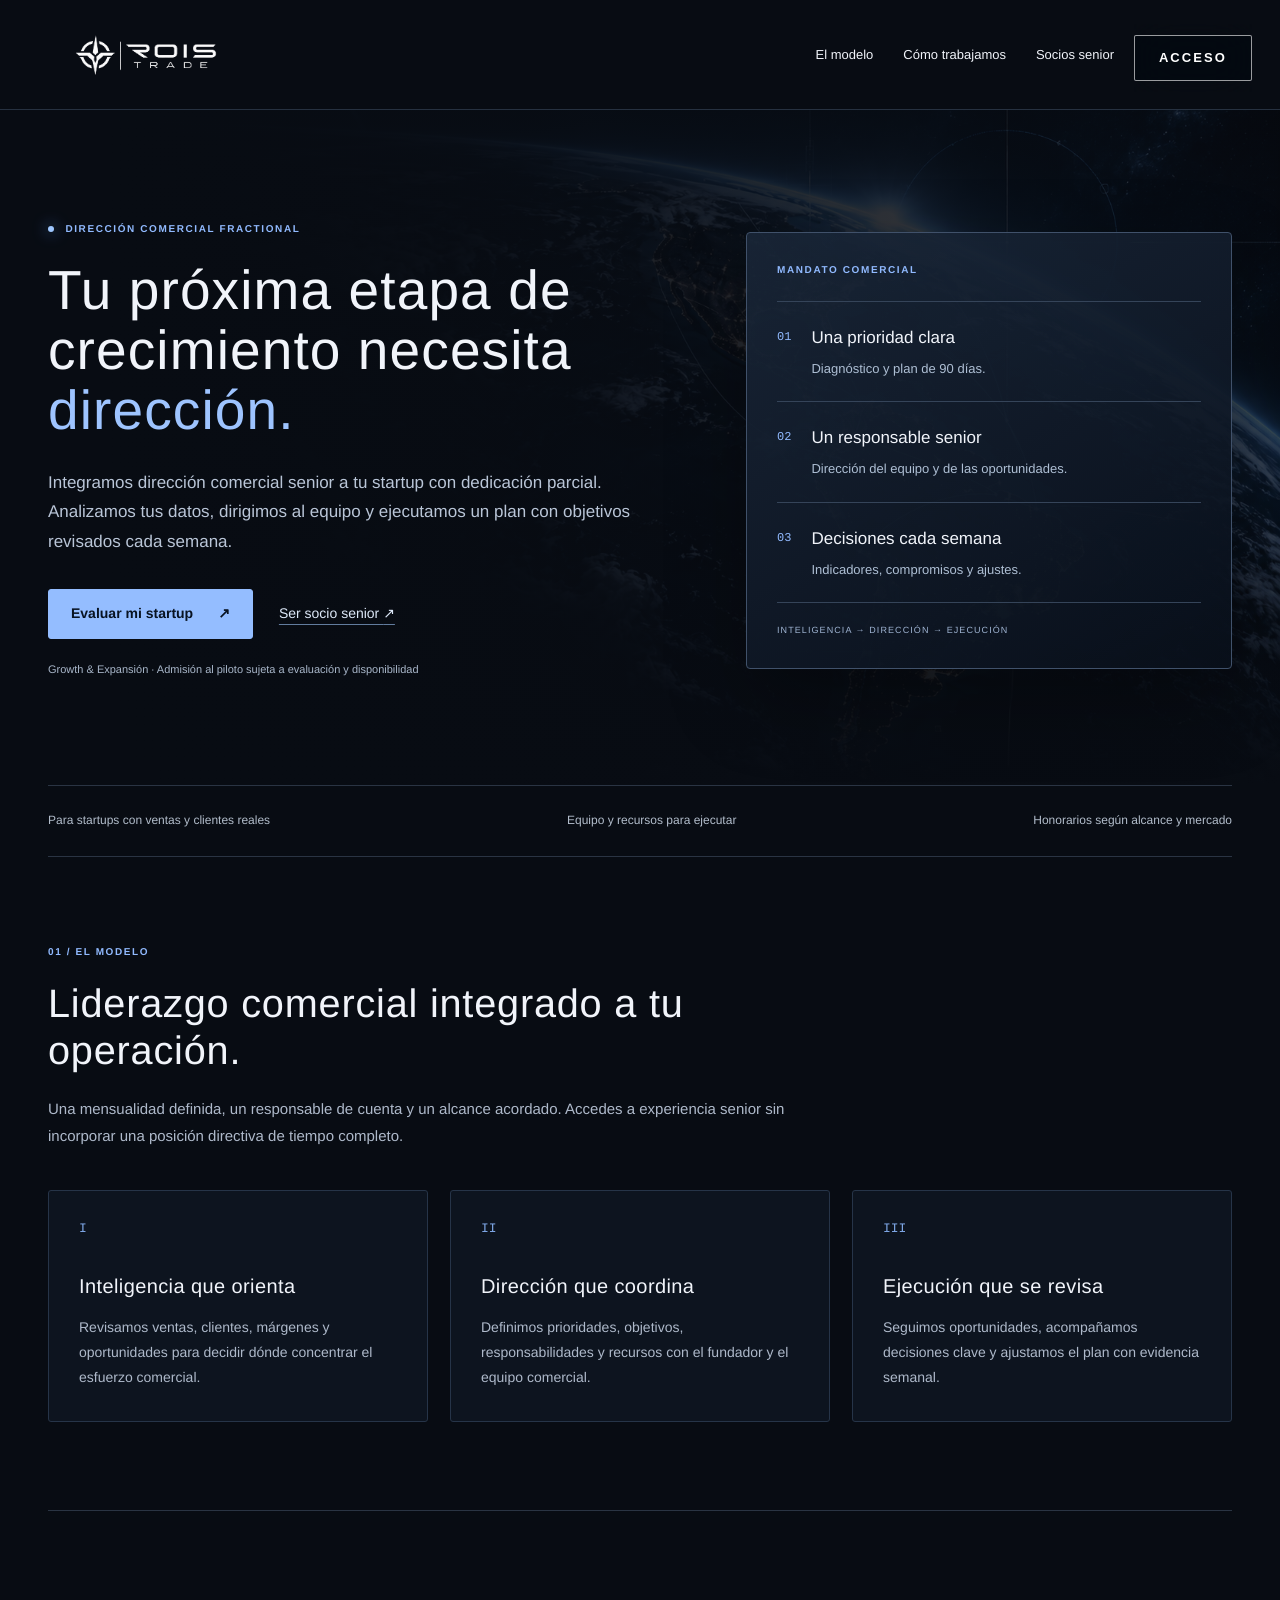
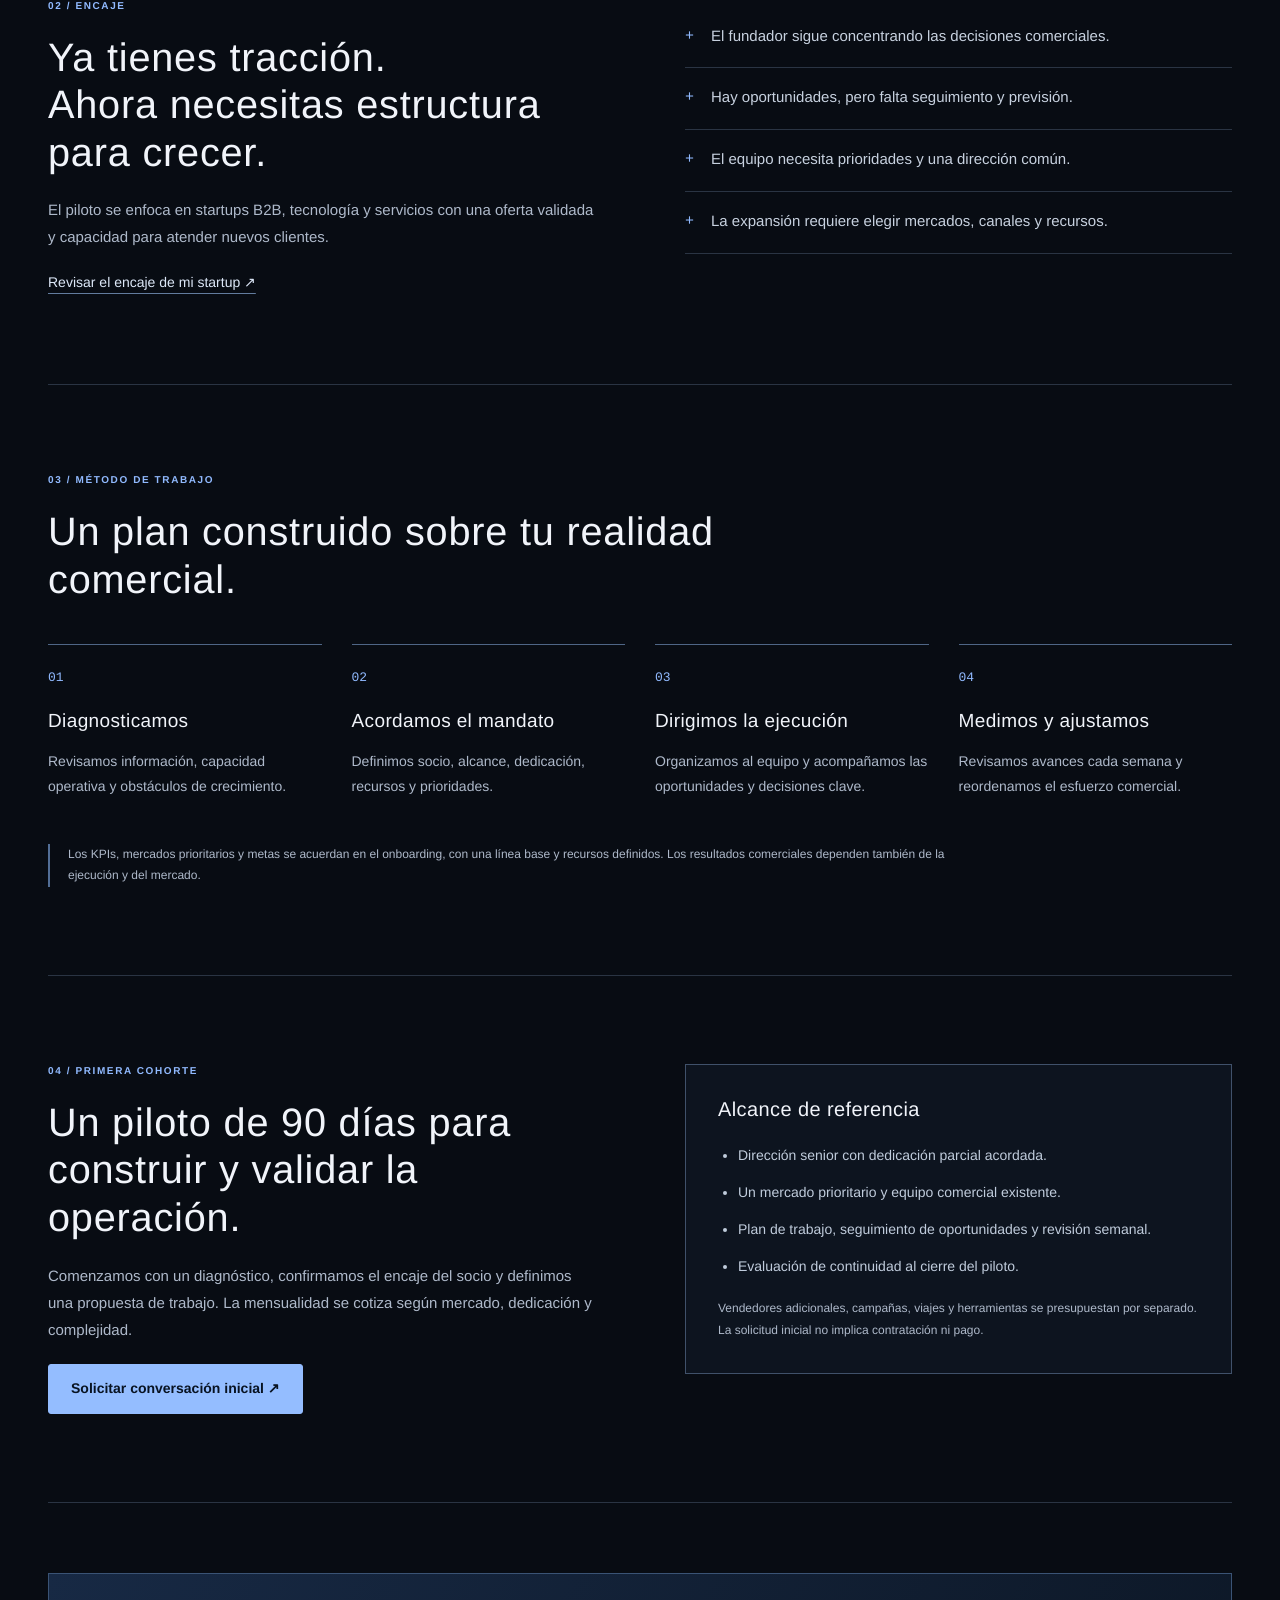
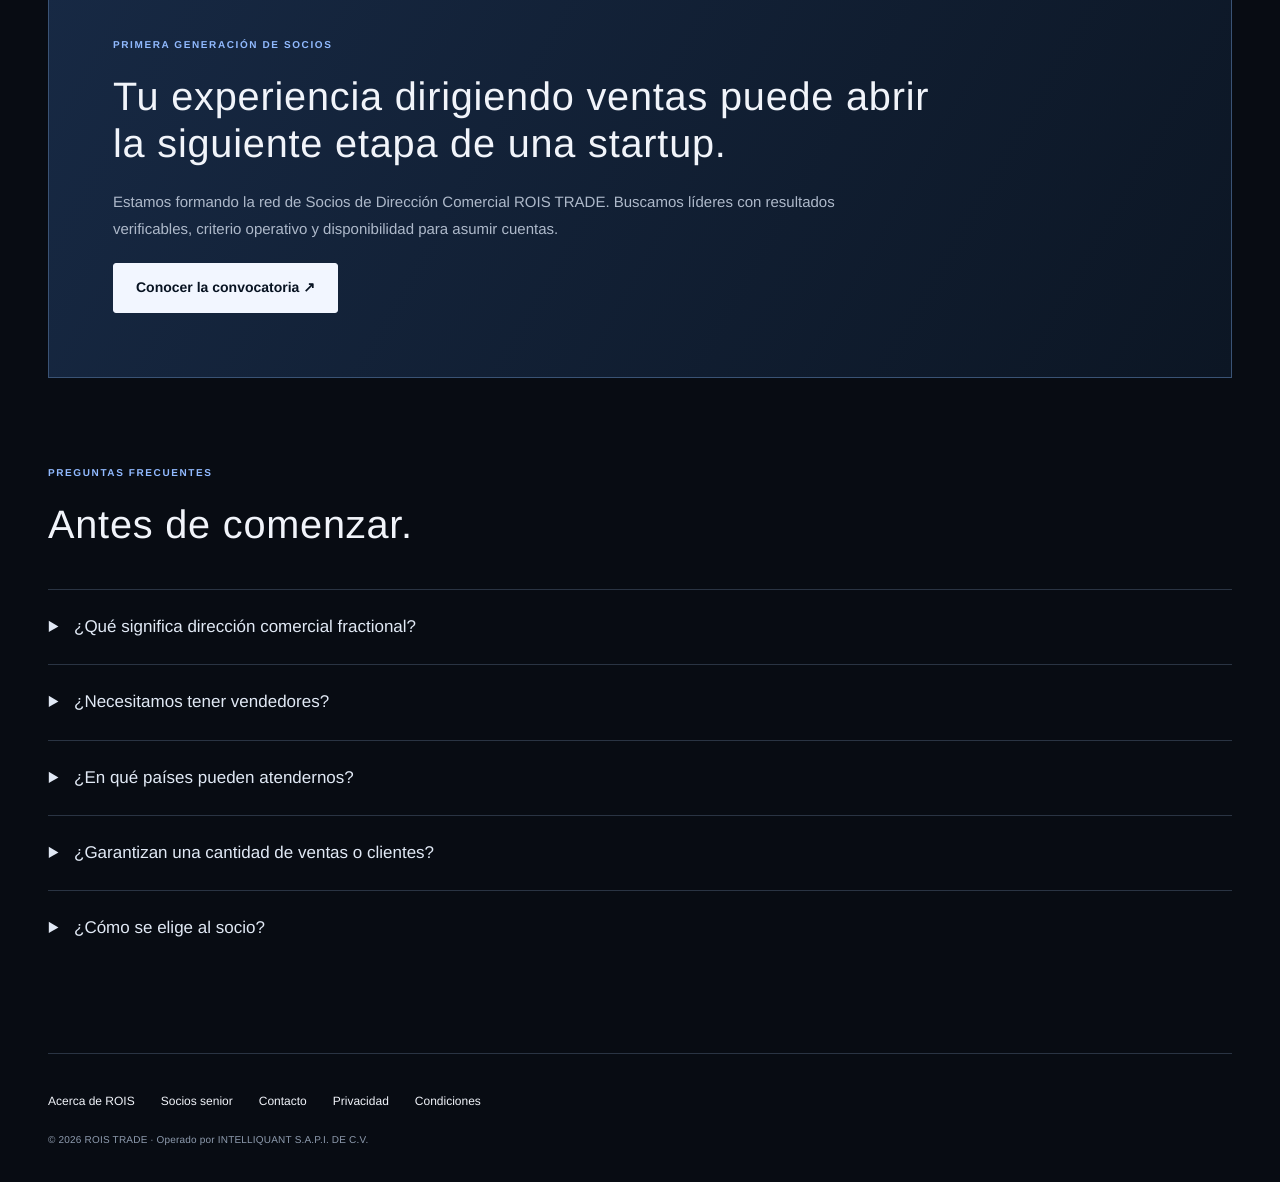
<file: index.html>
<!DOCTYPE html>
<html lang="es">
<head>
  <meta charset="UTF-8" />
  <meta name="viewport" content="width=device-width, initial-scale=1.0" />
  <title>ROIS TRADE | Dirección Comercial Fractional para Startups</title>
  <meta name="rois-build" content="20261007-fractional-v1" />
  <meta name="description" content="Dirección Comercial Fractional para startups en Growth y Expansión. Estrategia, liderazgo senior y seguimiento semanal. Conoce el piloto y la convocatoria de socios.">
    <link rel="stylesheet" href="./styles.css?v=20260914-agent-workflow" />
  <link rel="stylesheet" href="./brand.css?v=20260914-agent-workflow" />
  <link rel="stylesheet" href="./research.css?v=20260915-copy-links" />
  <link rel="stylesheet" href="./incubation.css?v=20260918" />
<link rel="stylesheet" href="./fractional.css?v=20261007-fractional-v1">
  <link rel="canonical" href="https://roistrade.com/">
  <meta property="og:title" content="ROIS TRADE | Dirección Comercial Fractional">
  <meta property="og:description" content="Dirección senior para startups en crecimiento. Piloto y primera generación de socios comerciales.">
  <meta property="og:image" content="https://roistrade.com/assets/rois-earth-connections-20260912.png">
</head>
<body class="rois-dossier rois-incubation rois-research-only" data-active-view="home">
  <div id="app" class="app-shell">
    <header class="topbar">
      <div class="session-area" id="sessionArea">
        <button class="btn subtle" type="button" data-open-login aria-label="Acceso al CRM">ACCESO</button>
      </div>
    </header>

    <main>
      <section class="view active incubation-home fr-site" id="homeView" data-view="home" aria-label="Dirección Comercial Fractional de ROIS TRADE">
      <a class="fr-skip" href="#propuesta">Saltar al contenido</a>
      <nav class="fr-nav" aria-label="Navegación principal">
      <a class="fr-logo" href="./index.html" aria-label="ROIS TRADE inicio"><img src="./assets/rois-trade-institutional-20260913.png" width="2172" height="724" alt="ROIS TRADE"></a>
      <div class="fr-nav-links"><a href="./index.html#modelo">El modelo</a><a href="./index.html#metodo">Cómo trabajamos</a><a href="./socios.html">Socios senior</a></div>

    </nav>
      <section class="fr-hero" id="propuesta">
        <img class="fr-earth" src="./assets/rois-earth-connections-20260912.png" alt="" aria-hidden="true" width="1672" height="941" fetchpriority="high">
        <div class="fr-hero-copy"><p class="fr-kicker"><span class="fr-dot"></span> DIRECCIÓN COMERCIAL FRACTIONAL</p>
        <h1>Tu próxima etapa de crecimiento necesita <em>dirección.</em></h1>
        <p class="fr-lead">Integramos dirección comercial senior a tu startup con dedicación parcial. Analizamos tus datos, dirigimos al equipo y ejecutamos un plan con objetivos revisados cada semana.</p>
        <div class="fr-actions"><a class="fr-button" href="./contacto.html?tipo=startup">Evaluar mi startup <span aria-hidden="true">↗</span></a><a class="fr-text-link" href="./socios.html">Ser socio senior <span aria-hidden="true">↗</span></a></div>
        <p class="fr-caption">Growth &amp; Expansión · Admisión al piloto sujeta a evaluación y disponibilidad</p></div>
        <aside class="fr-mandate" aria-label="Estructura de trabajo"><p class="fr-kicker">MANDATO COMERCIAL</p><div class="fr-mandate-row"><span>01</span><div><strong>Una prioridad clara</strong><p>Diagnóstico y plan de 90 días.</p></div></div><div class="fr-mandate-row"><span>02</span><div><strong>Un responsable senior</strong><p>Dirección del equipo y de las oportunidades.</p></div></div><div class="fr-mandate-row"><span>03</span><div><strong>Decisiones cada semana</strong><p>Indicadores, compromisos y ajustes.</p></div></div><div class="fr-mandate-foot">INTELIGENCIA → DIRECCIÓN → EJECUCIÓN</div></aside>
      </section>
      <div class="fr-signal"><span>Para startups con ventas y clientes reales</span><span>Equipo y recursos para ejecutar</span><span>Honorarios según alcance y mercado</span></div>
      <section class="fr-section" id="modelo"><div class="fr-section-head"><p class="fr-kicker">01 / EL MODELO</p><h2>Liderazgo comercial integrado a tu operación.</h2><p>Una mensualidad definida, un responsable de cuenta y un alcance acordado. Accedes a experiencia senior sin incorporar una posición directiva de tiempo completo.</p></div><div class="fr-grid-three"><article class="fr-card"><span class="fr-index">I</span><h3>Inteligencia que orienta</h3><p>Revisamos ventas, clientes, márgenes y oportunidades para decidir dónde concentrar el esfuerzo comercial.</p></article><article class="fr-card"><span class="fr-index">II</span><h3>Dirección que coordina</h3><p>Definimos prioridades, objetivos, responsabilidades y recursos con el fundador y el equipo comercial.</p></article><article class="fr-card"><span class="fr-index">III</span><h3>Ejecución que se revisa</h3><p>Seguimos oportunidades, acompañamos decisiones clave y ajustamos el plan con evidencia semanal.</p></article></div></section>
      <section class="fr-section fr-fit"><div><p class="fr-kicker">02 / ENCAJE</p><h2>Ya tienes tracción.<br>Ahora necesitas estructura para crecer.</h2><p>El piloto se enfoca en startups B2B, tecnología y servicios con una oferta validada y capacidad para atender nuevos clientes.</p><a class="fr-text-link" href="./contacto.html?tipo=startup">Revisar el encaje de mi startup ↗</a></div><ul class="fr-checklist"><li>El fundador sigue concentrando las decisiones comerciales.</li><li>Hay oportunidades, pero falta seguimiento y previsión.</li><li>El equipo necesita prioridades y una dirección común.</li><li>La expansión requiere elegir mercados, canales y recursos.</li></ul></section>
      <section class="fr-section" id="metodo"><div class="fr-section-head"><p class="fr-kicker">03 / MÉTODO DE TRABAJO</p><h2>Un plan construido sobre tu realidad comercial.</h2></div><div class="fr-steps"><article><span>01</span><h3>Diagnosticamos</h3><p>Revisamos información, capacidad operativa y obstáculos de crecimiento.</p></article><article><span>02</span><h3>Acordamos el mandato</h3><p>Definimos socio, alcance, dedicación, recursos y prioridades.</p></article><article><span>03</span><h3>Dirigimos la ejecución</h3><p>Organizamos al equipo y acompañamos las oportunidades y decisiones clave.</p></article><article><span>04</span><h3>Medimos y ajustamos</h3><p>Revisamos avances cada semana y reordenamos el esfuerzo comercial.</p></article></div><p class="fr-note">Los KPIs, mercados prioritarios y metas se acuerdan en el onboarding, con una línea base y recursos definidos. Los resultados comerciales dependen también de la ejecución y del mercado.</p></section>
      <section class="fr-section fr-engagement" id="piloto"><div><p class="fr-kicker">04 / PRIMERA COHORTE</p><h2>Un piloto de 90 días para construir y validar la operación.</h2><p>Comenzamos con un diagnóstico, confirmamos el encaje del socio y definimos una propuesta de trabajo. La mensualidad se cotiza según mercado, dedicación y complejidad.</p><a class="fr-button" href="./contacto.html?tipo=startup">Solicitar conversación inicial ↗</a></div><div class="fr-outline"><h3>Alcance de referencia</h3><ul><li>Dirección senior con dedicación parcial acordada.</li><li>Un mercado prioritario y equipo comercial existente.</li><li>Plan de trabajo, seguimiento de oportunidades y revisión semanal.</li><li>Evaluación de continuidad al cierre del piloto.</li></ul><p>Vendedores adicionales, campañas, viajes y herramientas se presupuestan por separado. La solicitud inicial no implica contratación ni pago.</p></div></section>
      <section class="fr-section fr-partner"><p class="fr-kicker">PRIMERA GENERACIÓN DE SOCIOS</p><h2>Tu experiencia dirigiendo ventas puede abrir la siguiente etapa de una startup.</h2><p>Estamos formando la red de Socios de Dirección Comercial ROIS TRADE. Buscamos líderes con resultados verificables, criterio operativo y disponibilidad para asumir cuentas.</p><a class="fr-button fr-button-light" href="./socios.html">Conocer la convocatoria ↗</a></section>
      <section class="fr-section fr-faq"><div class="fr-section-head"><p class="fr-kicker">PREGUNTAS FRECUENTES</p><h2>Antes de comenzar.</h2></div><details><summary>¿Qué significa dirección comercial fractional?</summary><p>Un ejecutivo senior se integra con una dedicación parcial definida para dirigir la función comercial. El mandato establece responsabilidades, disponibilidad y coordinación con tu equipo.</p></details><details><summary>¿Necesitamos tener vendedores?</summary><p>El piloto requiere capacidad de ejecución: un equipo comercial o responsables internos designados. Si también necesitas construir el equipo, se define un alcance adicional.</p></details><details><summary>¿En qué países pueden atendernos?</summary><p>Evaluamos cada solicitud según el mercado objetivo, idioma y experiencia requerida. Confirmamos cobertura y disponibilidad antes de presentar la propuesta; la red está en formación.</p></details><details><summary>¿Garantizan una cantidad de ventas o clientes?</summary><p>Los objetivos se acuerdan después del diagnóstico y se revisan periódicamente. El servicio compromete la dirección y el trabajo definidos en el mandato; no promete un volumen de ventas previo al análisis.</p></details><details><summary>¿Cómo se elige al socio?</summary><p>ROIS evalúa experiencia, sector, mercado, capacidad y posibles conflictos. Validamos el encaje contigo antes de comenzar.</p></details></section>
      <footer class="fr-footer"><div><a href="./informacion.html">Acerca de ROIS</a><a href="./socios.html">Socios senior</a><a href="./contacto.html">Contacto</a><a href="./privacidad.html">Privacidad</a><a href="./condiciones.html">Condiciones</a></div><p>© 2026 ROIS TRADE · Operado por INTELLIQUANT S.A.P.I. DE C.V.</p></footer>
      </section>

      <section class="view dashboard client-command-center-v1" id="clientView" data-view="client" data-client-panel="client-overview">
        <div class="mobile-appbar" aria-label="Navegación móvil cliente">
          <button class="mobile-avatar" type="button" data-mobile-menu="client" aria-label="Abrir menú" aria-controls="clientSidebar" aria-expanded="false"><img src="./assets/rois-trade-institutional-20260913.png" alt="ROIS" /></button>
          <button class="mobile-app-action" type="button" data-mobile-menu="client" aria-label="Abrir menú" aria-controls="clientSidebar" aria-expanded="false">&#9776;</button>
        </div>
        <button class="mobile-dash-toggle" type="button" data-mobile-menu="client" aria-label="Abrir menú de cliente" aria-controls="clientSidebar" aria-expanded="false">
          <span></span><span></span><span></span>
          <strong>Menú</strong>
        </button>
        <button class="mobile-nav-backdrop" type="button" data-close-mobile-menu aria-label="Cerrar menú" aria-hidden="true" hidden></button>
        <div class="client-dashboard-cover-slot" id="clientDashboardCover"></div>
        <aside class="sidebar" id="clientSidebar" aria-label="Cuenta y módulos empresariales">
          <button class="mobile-menu-close" type="button" data-close-mobile-menu aria-label="Cerrar menú" aria-controls="clientSidebar">&times;</button>
          <div class="client-sidebar-brand" aria-label="ROIS TRADE Commercial Intelligence">
            <img src="./assets/rois-trade-institutional-20260913.png" alt="" aria-hidden="true" />
            <span>Commercial Intelligence</span>
          </div>
          <nav class="side-nav" data-dashboard-nav="client" aria-label="Navegación empresarial">
            <span class="side-nav-label" role="heading" aria-level="2">Centro de mando</span>
            <button class="active" type="button" data-dashboard-target="client-overview" aria-current="page">Inicio</button>
            <span class="side-nav-label" role="heading" aria-level="2">Ejecución comercial</span>
            <button type="button" data-dashboard-target="client-opportunities">Oportunidades</button>
            <button type="button" data-dashboard-target="client-applicants">Postulantes</button>
            <button type="button" data-dashboard-target="client-scout-network">Red Scout</button>
            <button type="button" data-dashboard-target="client-results">Resultados</button>
            <span class="side-nav-label" role="heading" aria-level="2">Exploración estratégica</span>
            <button type="button" data-dashboard-target="client-intelligence">Inteligencia</button>
            <button type="button" data-dashboard-target="client-events">Eventos</button>
            <button type="button" data-dashboard-target="client-sponsors">Mercado Corporativo</button>
            <button type="button" data-dashboard-target="client-marketplace">Mercado de fichajes</button>
            <button type="button" data-dashboard-target="client-founders">Creadores</button>
            <span class="side-nav-label" role="heading" aria-level="2">Operación y cuenta</span>
            <button type="button" data-dashboard-target="client-register">Registrar Evento</button>
            <button type="button" data-dashboard-target="client-payments">Pagos</button>
            <button type="button" data-dashboard-target="client-settings">Configuración</button>
          </nav>
        </aside>
        <div class="workspace" data-dashboard="client">
          <div class="workspace-head">
            <div class="workspace-title">
              <img class="company-session-logo" id="clientCompanyLogo" src="./assets/rois-trade-institutional-20260913.png" alt="" hidden />
              <div>
                <p class="eyebrow" id="clientAccountEyebrow">Empresa aprobada</p>
                <h1 id="clientAccountName" data-no-translate>Panel cliente</h1>
              </div>
            </div>
          </div>
          <div class="kpis" id="clientKpis" role="region" aria-label="Indicadores ejecutivos" aria-live="polite"></div>
          <section class="dash-section active" data-dashboard-panel="client-overview"></section>
          <section class="dash-section" data-dashboard-panel="client-opportunities"></section>
          <section class="dash-section" data-dashboard-panel="client-applicants"></section>
          <section class="dash-section" data-dashboard-panel="client-scout-network"></section>
          <section class="dash-section" data-dashboard-panel="client-results"></section>
          <section class="dash-section" data-dashboard-panel="client-intelligence"></section>
          <section class="dash-section" data-dashboard-panel="client-events"></section>
          <section class="dash-section" data-dashboard-panel="client-sponsors"></section>
          <section class="dash-section" data-dashboard-panel="client-marketplace"></section>
          <section class="dash-section" data-dashboard-panel="client-founders"></section>
          <section class="dash-section" data-dashboard-panel="client-register"></section>
          <section class="dash-section" data-dashboard-panel="client-payments"></section>
          <section class="dash-section" data-dashboard-panel="client-settings"></section>
        </div>
      </section>

      <section class="view dashboard athlete-social" id="athleteView" data-view="athlete">
        <div class="mobile-appbar" aria-label="Navegación móvil deportista">
          <button class="mobile-avatar" type="button" data-mobile-menu="athlete" aria-label="Abrir menú"><img src="./assets/rois-trade-institutional-20260913.png" alt="ROIS" /></button>
          <button class="mobile-app-action" type="button" data-mobile-menu="athlete" aria-label="Abrir menú">&#9776;</button>
        </div>
        <button class="mobile-dash-toggle" type="button" data-mobile-menu="athlete" aria-label="Abrir menú deportista">
          <span></span><span></span><span></span>
          <strong>Menú</strong>
        </button>
        <button class="mobile-nav-backdrop" type="button" data-close-mobile-menu aria-label="Cerrar menú"></button>
        <aside class="sidebar">
          <button class="mobile-menu-close" type="button" data-close-mobile-menu aria-label="Cerrar menú">&times;</button>
          <div class="rois-sidebar-lockup">
          <img class="rois-sidebar-identity" src="./assets/rois-trade-institutional-20260913.png" alt="ROIS TRADE" />
            <span class="rois-signature"><small>COMMERCIAL INTELLIGENCE</small></span>
          </div>
          <nav class="side-nav" data-dashboard-nav="athlete">
            <button class="active" type="button" data-dashboard-target="athlete-profile">Perfil</button>
            <button type="button" data-dashboard-target="athlete-opportunities">Oportunidades</button>
            <button type="button" data-dashboard-target="athlete-applications">Mis postulaciones</button>
            <button type="button" data-dashboard-target="athlete-income">Ingresos</button>
            <button type="button" data-dashboard-target="athlete-notifications">Notificaciones</button>
            <button type="button" data-dashboard-target="athlete-scouts">Scouts</button>
            <button type="button" data-dashboard-target="athlete-results">Resultados</button>
            <button type="button" data-dashboard-target="athlete-sponsor-deck">Sponsor Deck ROIS</button>
            <button type="button" data-dashboard-target="athlete-growth">Impulso creativo</button>
            <button type="button" data-dashboard-target="athlete-settings">Configuración</button>
          </nav>
        </aside>
        <div class="workspace" data-dashboard="athlete">
          <div class="workspace-head">
            <div class="workspace-title">
              <img class="company-session-logo dashboard-rois-logo" id="athleteProfileLogo" src="./assets/rois-trade-institutional-20260913.png" alt="ROIS" />
              <div>
                <p class="eyebrow" id="athleteAccountEyebrow">Perfil deportivo</p>
                <h1 id="athleteAccountName" data-no-translate>ROIS HORIZON</h1>
                <p class="horizon-workspace-caption" id="athleteProgramCaption" hidden>Programa deportivo élite de ROIS TRADE</p>
              </div>
            </div>
          </div>
          <div class="kpis" id="athleteKpis"></div>
          <section class="dash-section active" data-dashboard-panel="athlete-profile"></section>
          <section class="dash-section" data-dashboard-panel="athlete-opportunities"></section>
          <section class="dash-section" data-dashboard-panel="athlete-applications"></section>
          <section class="dash-section" data-dashboard-panel="athlete-income"></section>
          <section class="dash-section" data-dashboard-panel="athlete-notifications"></section>
          <section class="dash-section" data-dashboard-panel="athlete-scouts"></section>
          <section class="dash-section" data-dashboard-panel="athlete-results"></section>
          <section class="dash-section" data-dashboard-panel="athlete-sponsor-deck"></section>
          <section class="dash-section" data-dashboard-panel="athlete-growth"></section>
          <section class="dash-section" data-dashboard-panel="athlete-settings"></section>
        </div>
      </section>

      <section class="view dashboard" id="commercialView" data-view="commercial">
        <div class="mobile-appbar" aria-label="Navegaci&oacute;n m&oacute;vil comercial">
          <button class="mobile-avatar" type="button" data-mobile-menu="commercial" aria-label="Abrir men&uacute;"><img src="./assets/rois-trade-institutional-20260913.png" alt="ROIS" /></button>
          <button class="mobile-app-action" type="button" data-mobile-menu="commercial" aria-label="Abrir men&uacute;">&#9776;</button>
        </div>
        <button class="mobile-dash-toggle" type="button" data-mobile-menu="commercial" aria-label="Abrir men&uacute; comercial">
          <span></span><span></span><span></span>
          <strong>Men&uacute;</strong>
        </button>
        <button class="mobile-nav-backdrop" type="button" data-close-mobile-menu aria-label="Cerrar men&uacute;"></button>
        <aside class="sidebar">
          <button class="mobile-menu-close" type="button" data-close-mobile-menu aria-label="Cerrar men&uacute;">&times;</button>
          <div class="rois-sidebar-lockup">
          <img class="rois-sidebar-identity" src="./assets/rois-trade-institutional-20260913.png" alt="ROIS TRADE" />
            <span class="rois-signature"><small>COMMERCIAL INTELLIGENCE</small></span>
          </div>
          <nav class="side-nav" data-dashboard-nav="commercial">
            <span class="side-nav-label" data-scout-only>Comercial</span>
            <span class="side-nav-label" data-agent-only>MI ESPACIO DE TRABAJO</span>
            <button class="active" type="button" data-dashboard-target="commercial-overview">Inicio</button>
            <button type="button" data-scout-only data-dashboard-target="commercial-prospects">Registros</button>
            <button type="button" data-agent-only data-dashboard-target="commercial-accounts">Cuentas</button>
            <button type="button" data-agent-only data-dashboard-target="commercial-connections">Gestiones comerciales</button>
            <button type="button" data-agent-only data-dashboard-target="commercial-proposals">Propuestas</button>
            <button type="button" data-agent-tool data-agent-only data-dashboard-target="commercial-affinities">Relaciones por evaluar</button>
            <button type="button" data-agent-tool data-agent-only data-dashboard-target="commercial-map">Vista por prioridad</button>
            <button type="button" data-agent-tool data-agent-only data-dashboard-target="commercial-opportunities">Publicaciones</button>
            <button type="button" data-agent-tool data-agent-only data-dashboard-target="commercial-market">Activos de la cuenta</button>
            <button type="button" data-agent-tool data-agent-only data-dashboard-target="commercial-scouts">Participantes Scout</button>
            <button type="button" data-agent-tool data-dashboard-target="commercial-missions">Misiones</button>
            <button type="button" data-agent-tool data-agent-only data-dashboard-target="commercial-leads">Prospectos Scout</button>
            <button type="button" data-agent-tool data-dashboard-target="commercial-followup">Seguimiento</button>
            <button type="button" data-agent-only data-dashboard-target="commercial-results">Resultados</button>
            <button type="button" data-agent-tool data-agent-only data-dashboard-target="commercial-activity">Historial</button>
            <button type="button" data-dashboard-target="commercial-settings">Configuración</button>
          </nav>
        </aside>
        <div class="workspace" data-dashboard="commercial">
          <div class="workspace-head">
            <div>
              <p class="eyebrow">Operaci&oacute;n comercial ROIS</p>
              <h1>Panel comercial</h1>
            </div>
          </div>
          <section class="dash-section active" data-dashboard-panel="commercial-overview"></section>
          <section class="dash-section" data-dashboard-panel="commercial-prospects"></section>
          <section class="dash-section" data-dashboard-panel="commercial-followup"></section>
          <section class="dash-section" data-dashboard-panel="commercial-accounts"></section>
          <section class="dash-section" data-dashboard-panel="commercial-affinities"></section>
          <section class="dash-section" data-dashboard-panel="commercial-map"></section>
          <section class="dash-section" data-dashboard-panel="commercial-opportunities"></section>
          <section class="dash-section" data-dashboard-panel="commercial-market"></section>
          <section class="dash-section" data-dashboard-panel="commercial-proposals"></section>
          <section class="dash-section" data-dashboard-panel="commercial-connections"></section>
          <section class="dash-section" data-dashboard-panel="commercial-scouts"></section>
          <section class="dash-section" data-dashboard-panel="commercial-missions"></section>
          <section class="dash-section" data-dashboard-panel="commercial-leads"></section>
          <section class="dash-section" data-dashboard-panel="commercial-results"></section>
          <section class="dash-section" data-dashboard-panel="commercial-activity"></section>
          <section class="dash-section" data-dashboard-panel="commercial-settings"></section>
        </div>
      </section>

      <section class="view dashboard" id="adminView" data-view="admin">
        <div class="mobile-appbar" aria-label="Navegación móvil administrador">
          <button class="mobile-avatar" type="button" data-mobile-menu="admin" aria-label="Abrir menú"><img src="./assets/rois-trade-institutional-20260913.png" alt="ROIS" /></button>
          <button class="mobile-app-action" type="button" data-mobile-menu="admin" aria-label="Abrir menú">&#9776;</button>
        </div>
        <button class="mobile-dash-toggle" type="button" data-mobile-menu="admin" aria-label="Abrir menú administrador">
          <span></span><span></span><span></span>
          <strong>Menú</strong>
        </button>
        <button class="mobile-nav-backdrop" type="button" data-close-mobile-menu aria-label="Cerrar menú"></button>
        <aside class="sidebar">
          <button class="mobile-menu-close" type="button" data-close-mobile-menu aria-label="Cerrar menú">&times;</button>
          <div class="rois-sidebar-lockup">
          <img class="rois-sidebar-identity" src="./assets/rois-trade-institutional-20260913.png" alt="ROIS TRADE" />
            <span class="rois-signature"><small>COMMERCIAL INTELLIGENCE</small></span>
          </div>
          <nav class="side-nav" data-dashboard-nav="admin">
            <button class="active" type="button" data-dashboard-target="admin-crm" data-no-translate translate="no" data-research-nav>Investigación de mercado</button>
            <button type="button" data-dashboard-target="admin-settings">Configuración</button>
          </nav>
        </aside>
        <div class="workspace" data-dashboard="admin">
          <div class="workspace-head">
            <div>
              <p class="eyebrow" data-no-translate translate="no">ROIS TRADE / RESEARCH</p>
              <h1 data-no-translate translate="no" data-research-title>CRM de investigación</h1>
            </div>
          </div>
          <section class="dash-section active" data-dashboard-panel="admin-crm"></section>
          <section class="dash-section" data-dashboard-panel="admin-settings"></section>
        </div>
      </section>
    </main>
  </div>

  <div class="modal" id="loginModal" aria-hidden="true">
    <div class="modal-card">
      <button class="modal-close" type="button" data-close-modal>&times;</button>
      <p class="eyebrow">Acceso ROIS</p>
      <h2>Ingreso privado</h2>
      <form id="loginForm">
        <label>Correo
          <input name="email" type="email" autocomplete="email" placeholder="correo autorizado" required />
        </label>
        <label>Contraseña
          <input name="password" type="password" autocomplete="current-password" placeholder="contraseña" required />
        </label>
        <button class="btn primary full" type="submit">Entrar</button>
      </form>
      <button class="link-button" type="button" data-open-recovery>Recuperar contraseña</button>
      <form id="recoveryForm" class="recovery-form" hidden>
        <label>Correo de recuperación
          <input name="email" type="email" autocomplete="email" placeholder="correo registrado" required />
        </label>
        <button class="btn full" type="submit">Enviar enlace de recuperación</button>
      </form>
    </div>
  </div>

  <div class="modal" id="passwordModal" aria-hidden="true">
    <div class="modal-card">
      <p class="eyebrow">Primer acceso</p>
      <h2>Cambia tu contraseña</h2>
      <p class="hint">Por seguridad, el primer acceso requiere definir una contraseña nueva.</p>
      <form id="passwordForm">
        <label>Nueva contraseña
          <input name="password" type="password" minlength="8" autocomplete="new-password" required />
        </label>
        <label>Confirmar contraseña
          <input name="confirm" type="password" minlength="8" autocomplete="new-password" required />
        </label>
        <button class="btn primary full" type="submit">Guardar contraseña</button>
      </form>
    </div>
  </div>

  <div class="modal" id="registrationModal" aria-hidden="true">
    <div class="modal-card">
      <button class="modal-close" type="button" data-close-modal>&times;</button>
      <p class="eyebrow" id="registrationKicker">Registro</p>
      <h2 id="registrationTitle">Nuevo registro</h2>
      <form id="registrationForm"></form>
    </div>
  </div>

  <div class="modal" id="actionModal" aria-hidden="true">
    <div class="modal-card">
      <button class="modal-close" type="button" data-close-modal>&times;</button>
      <p class="eyebrow" id="actionKicker">ROIS</p>
      <h2 id="actionTitle">Acción completada</h2>
      <p id="actionText" class="hint"></p>
      <div class="modal-actions" id="actionActions"></div>
      <button class="btn primary full" type="button" data-close-modal>Continuar</button>
    </div>
  </div>

  <div class="modal" id="eventSponsorModal" aria-hidden="true">
    <div class="modal-card event-sponsor-modal-card">
      <button class="modal-close" type="button" data-close-modal>&times;</button>
      <p class="eyebrow">Patrocinio de evento</p>
      <h2 id="eventSponsorTitle">Solicitar evaluación</h2>
      <p class="hint">Comparte el objetivo de tu empresa. ROIS revisará la afinidad y coordinará el siguiente paso con el organizador.</p>
      <form id="eventSponsorForm" class="form-grid">
        <input name="event_id" type="hidden">
        <label>Empresa<input name="company" required></label>
        <label>Responsable<input name="contact_name" required placeholder="Nombre y cargo"></label>
        <label>Correo corporativo<input name="email" type="email" required></label>
        <label>Teléfono<input name="phone" type="tel" placeholder="Opcional"></label>
        <label>Presupuesto estimado<select name="budget" required><option value="">Seleccionar</option><option>Hasta $100,000 MXN</option><option>$100,000 a $500,000 MXN</option><option>$500,000 a $1,000,000 MXN</option><option>Mas de $1,000,000 MXN</option><option>Por definir con ROIS</option></select></label>
        <label>Objetivo principal<select name="objective" required><option value="">Seleccionar</option><option>Visibilidad de marca</option><option>Generacion de leads</option><option>Hospitalidad y relaciones</option><option>Contenido y medios</option><option>Alianza estrategica</option></select></label>
        <label style="grid-column:1/-1">Interés y propuesta<textarea name="message" required placeholder="Describe qué busca conseguir la empresa, audiencia de interés y activación deseada."></textarea></label>
        <button class="btn primary full" type="submit">Enviar solicitud de patrocinio</button>
      </form>
    </div>
  </div>

  <script src="./app-config.js?v=20260706-success-fee-only-model" charset="UTF-8"></script>
  <script src="./research-schema.js?v=20260915" charset="UTF-8"></script>
  <script src="./research.js?v=20260918-research" charset="UTF-8"></script>
<script src="./app.js?v=20260918-research" charset="UTF-8"></script>
</body>
</html>
</file>
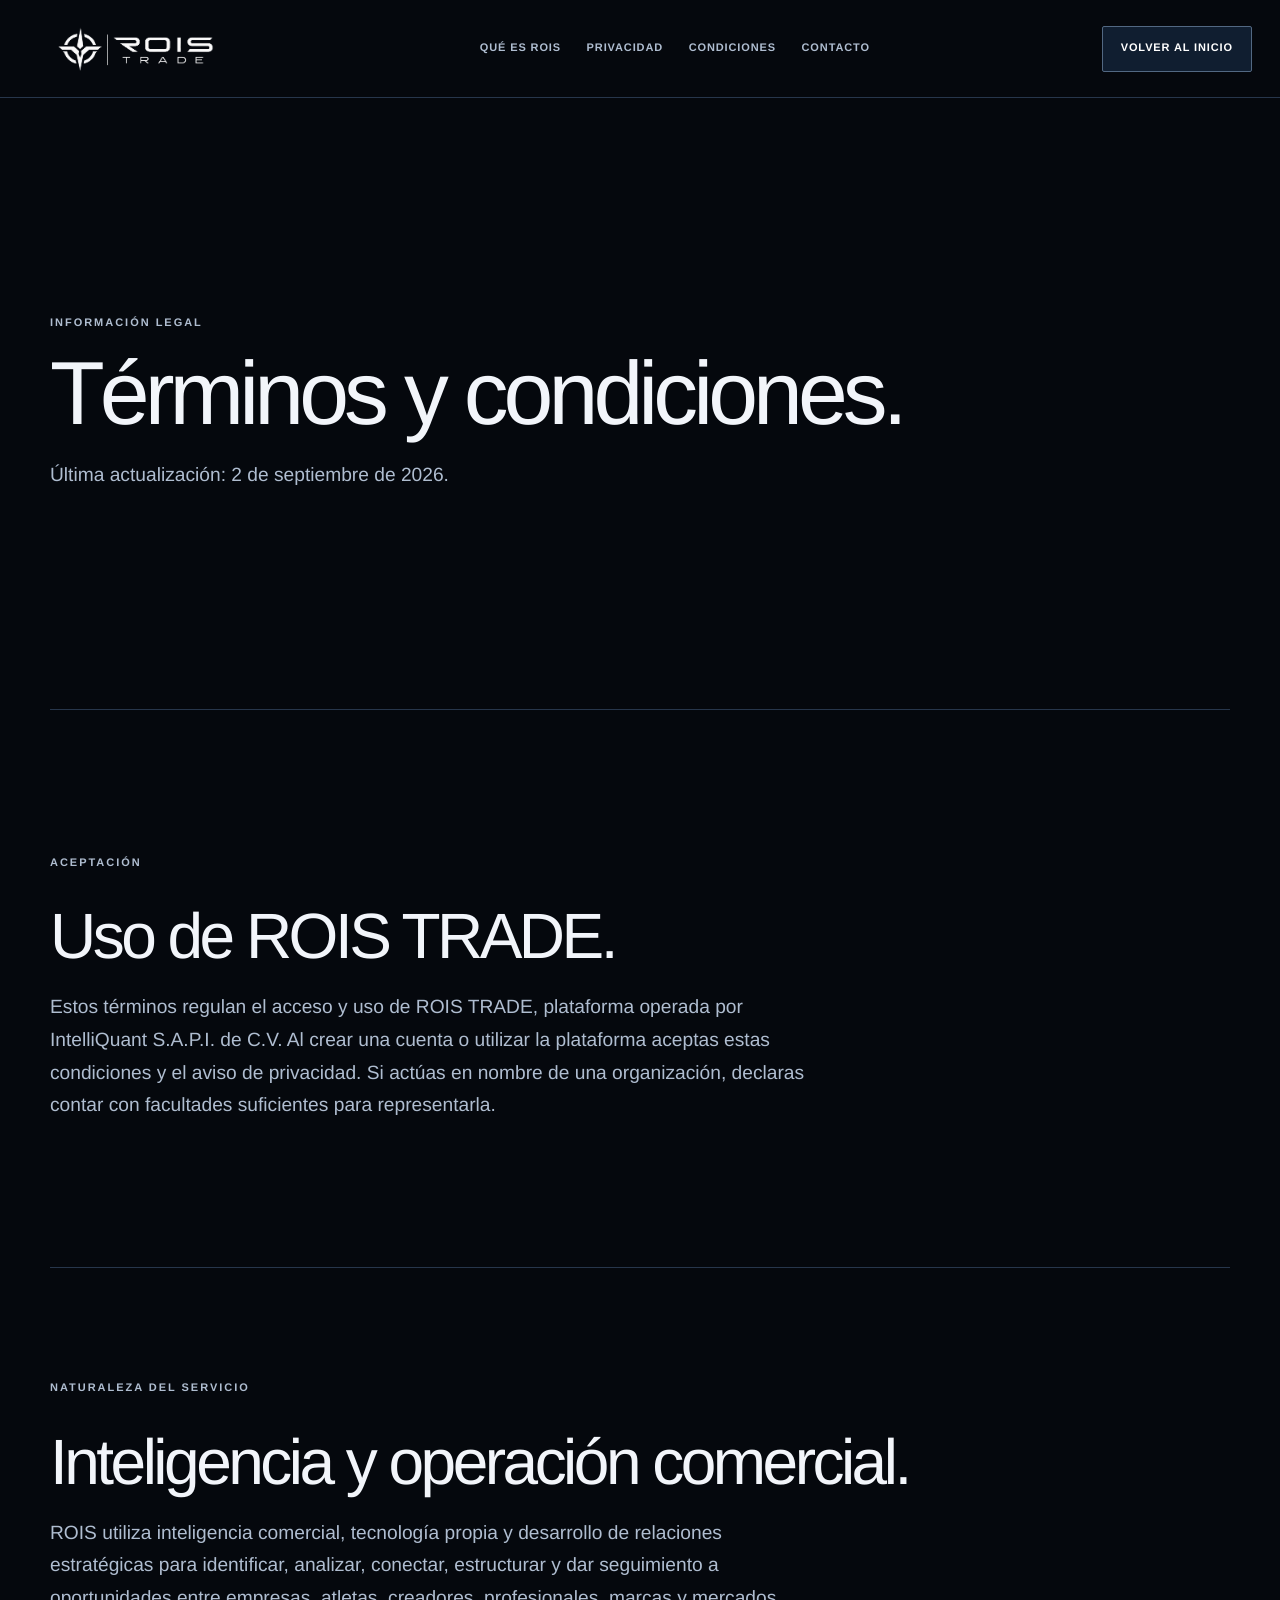
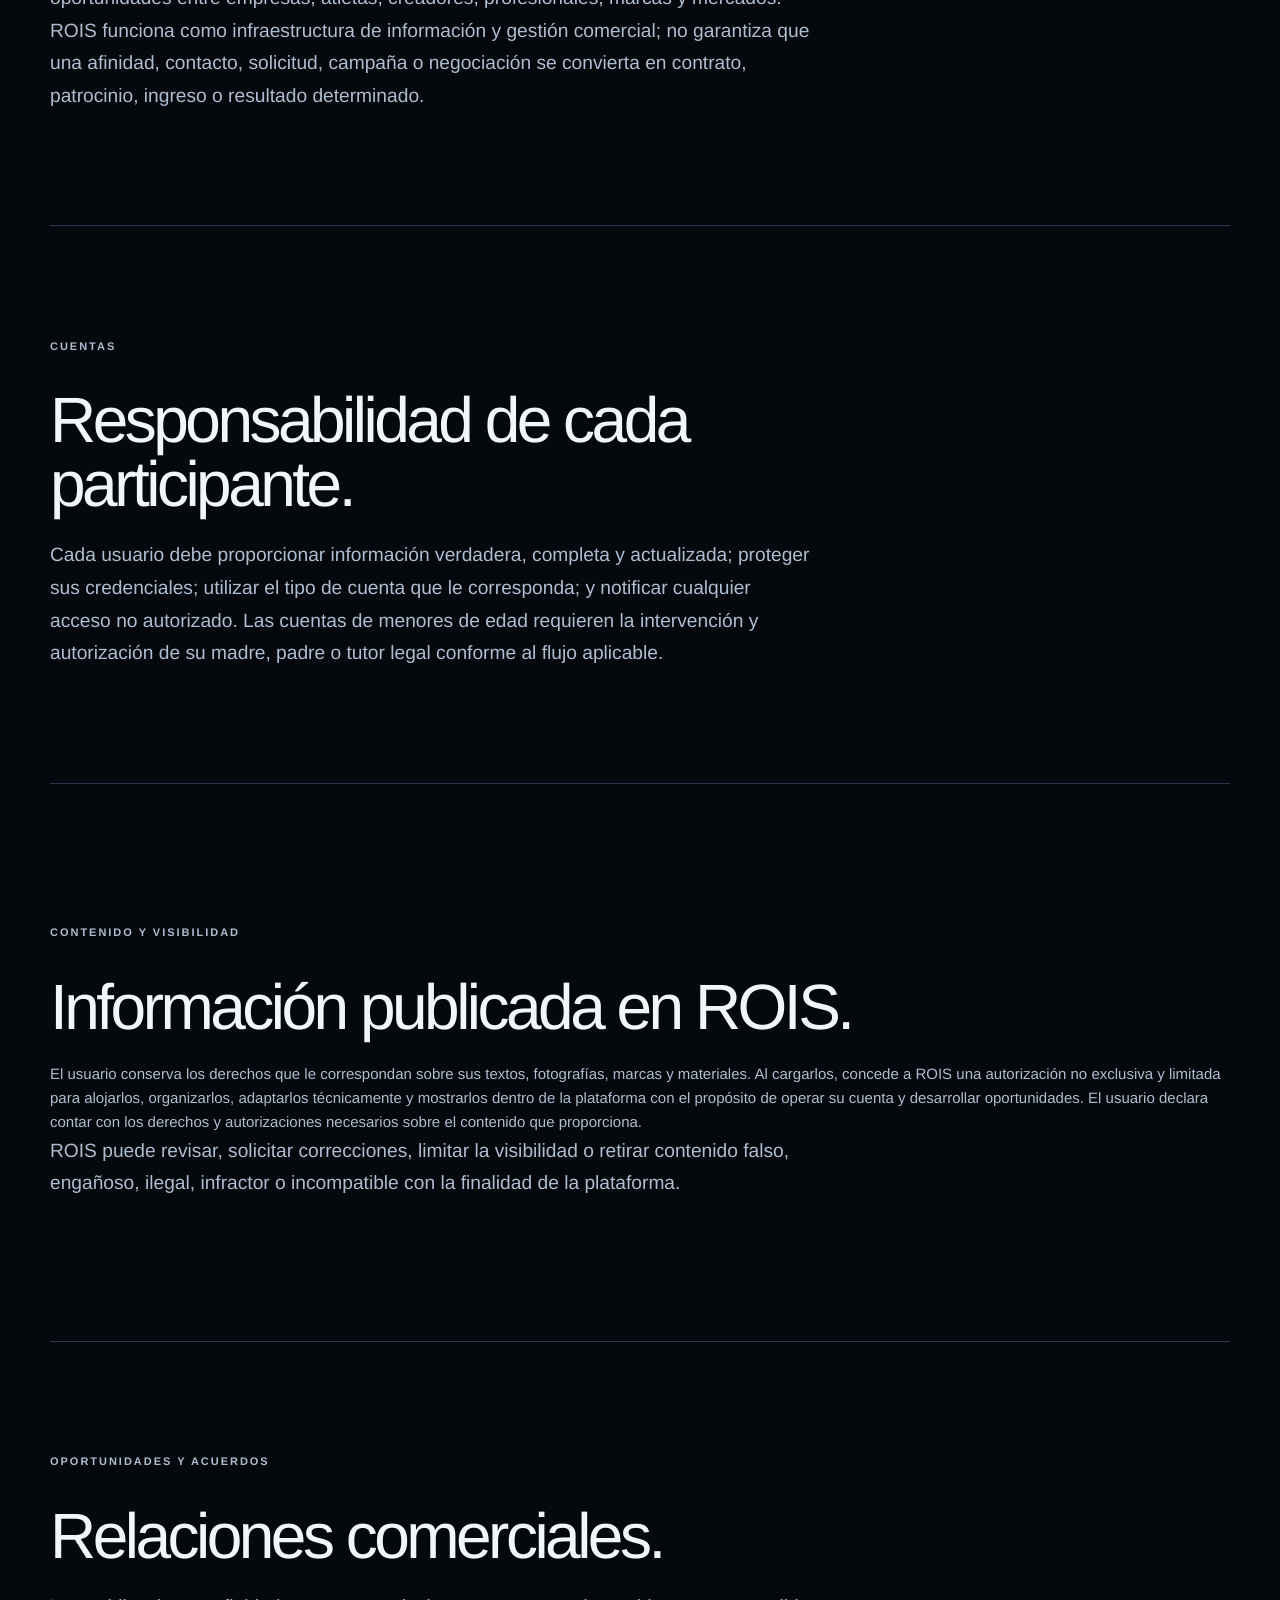
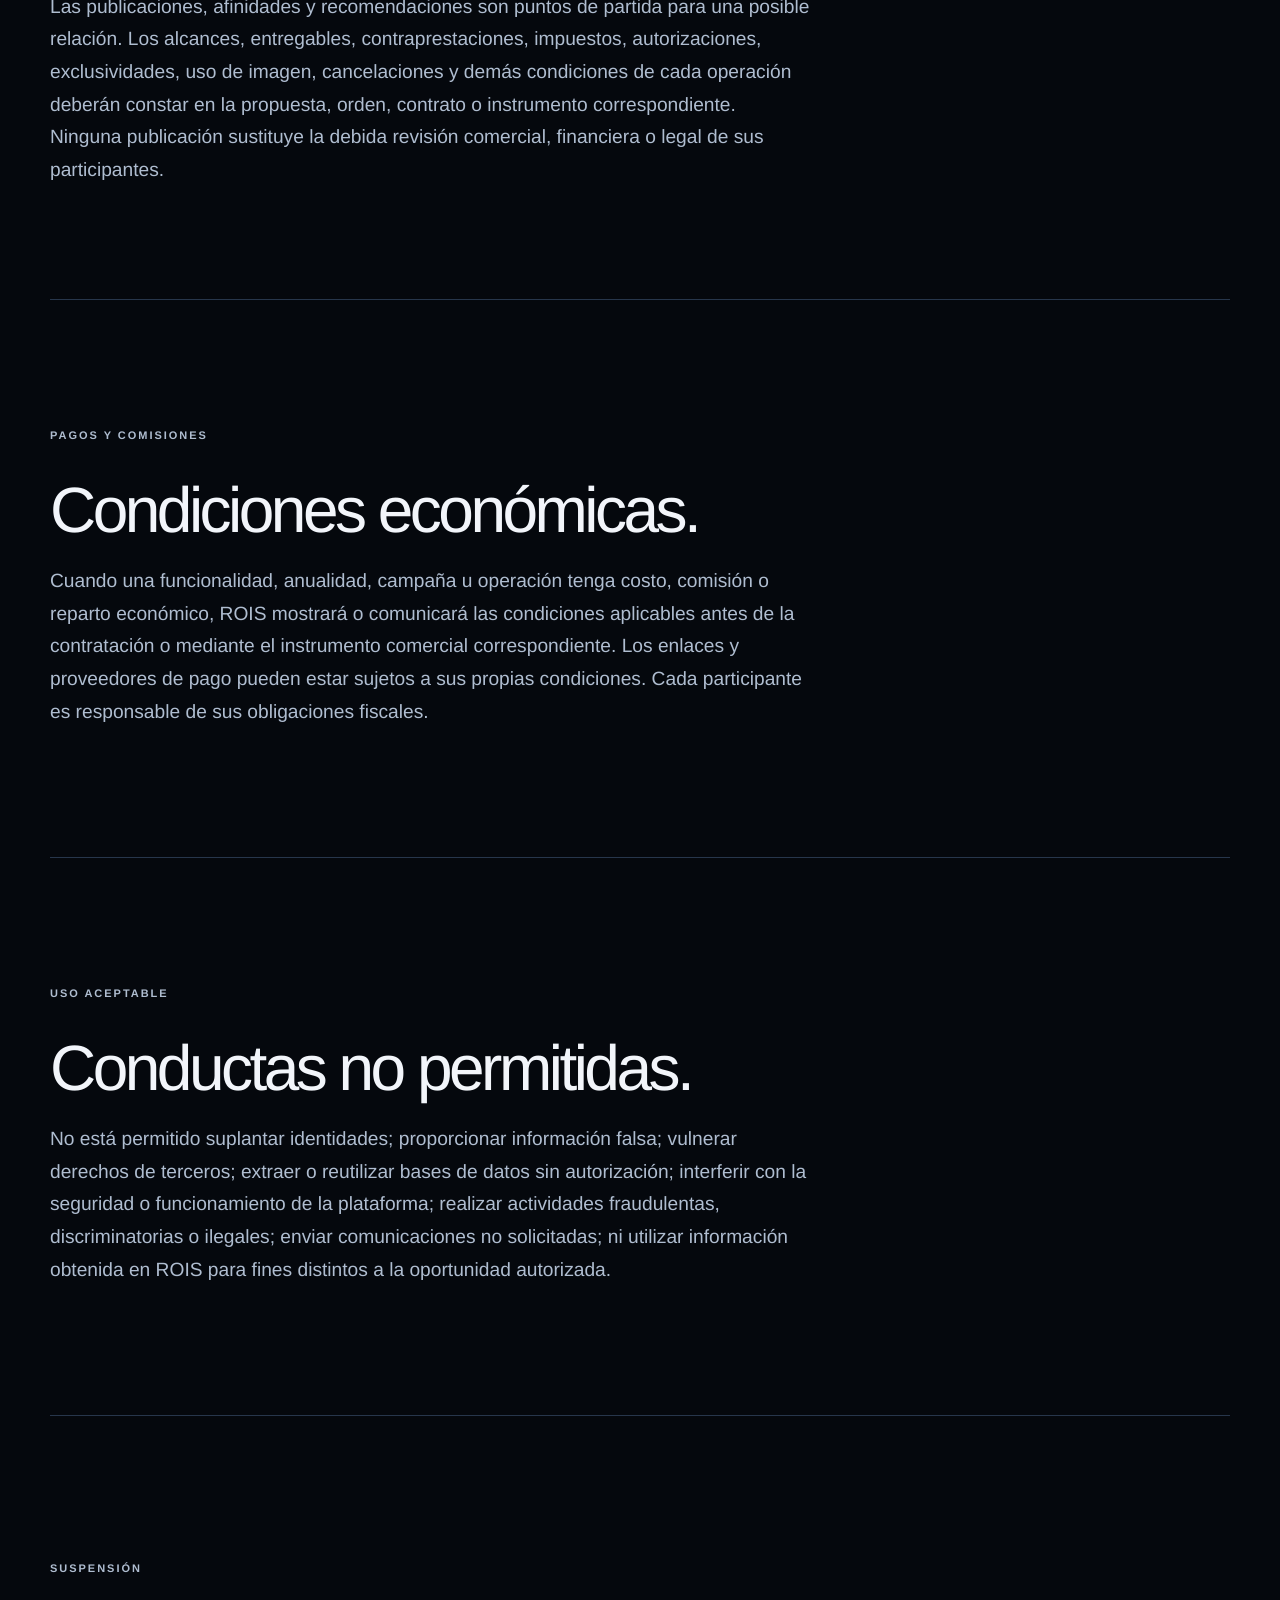
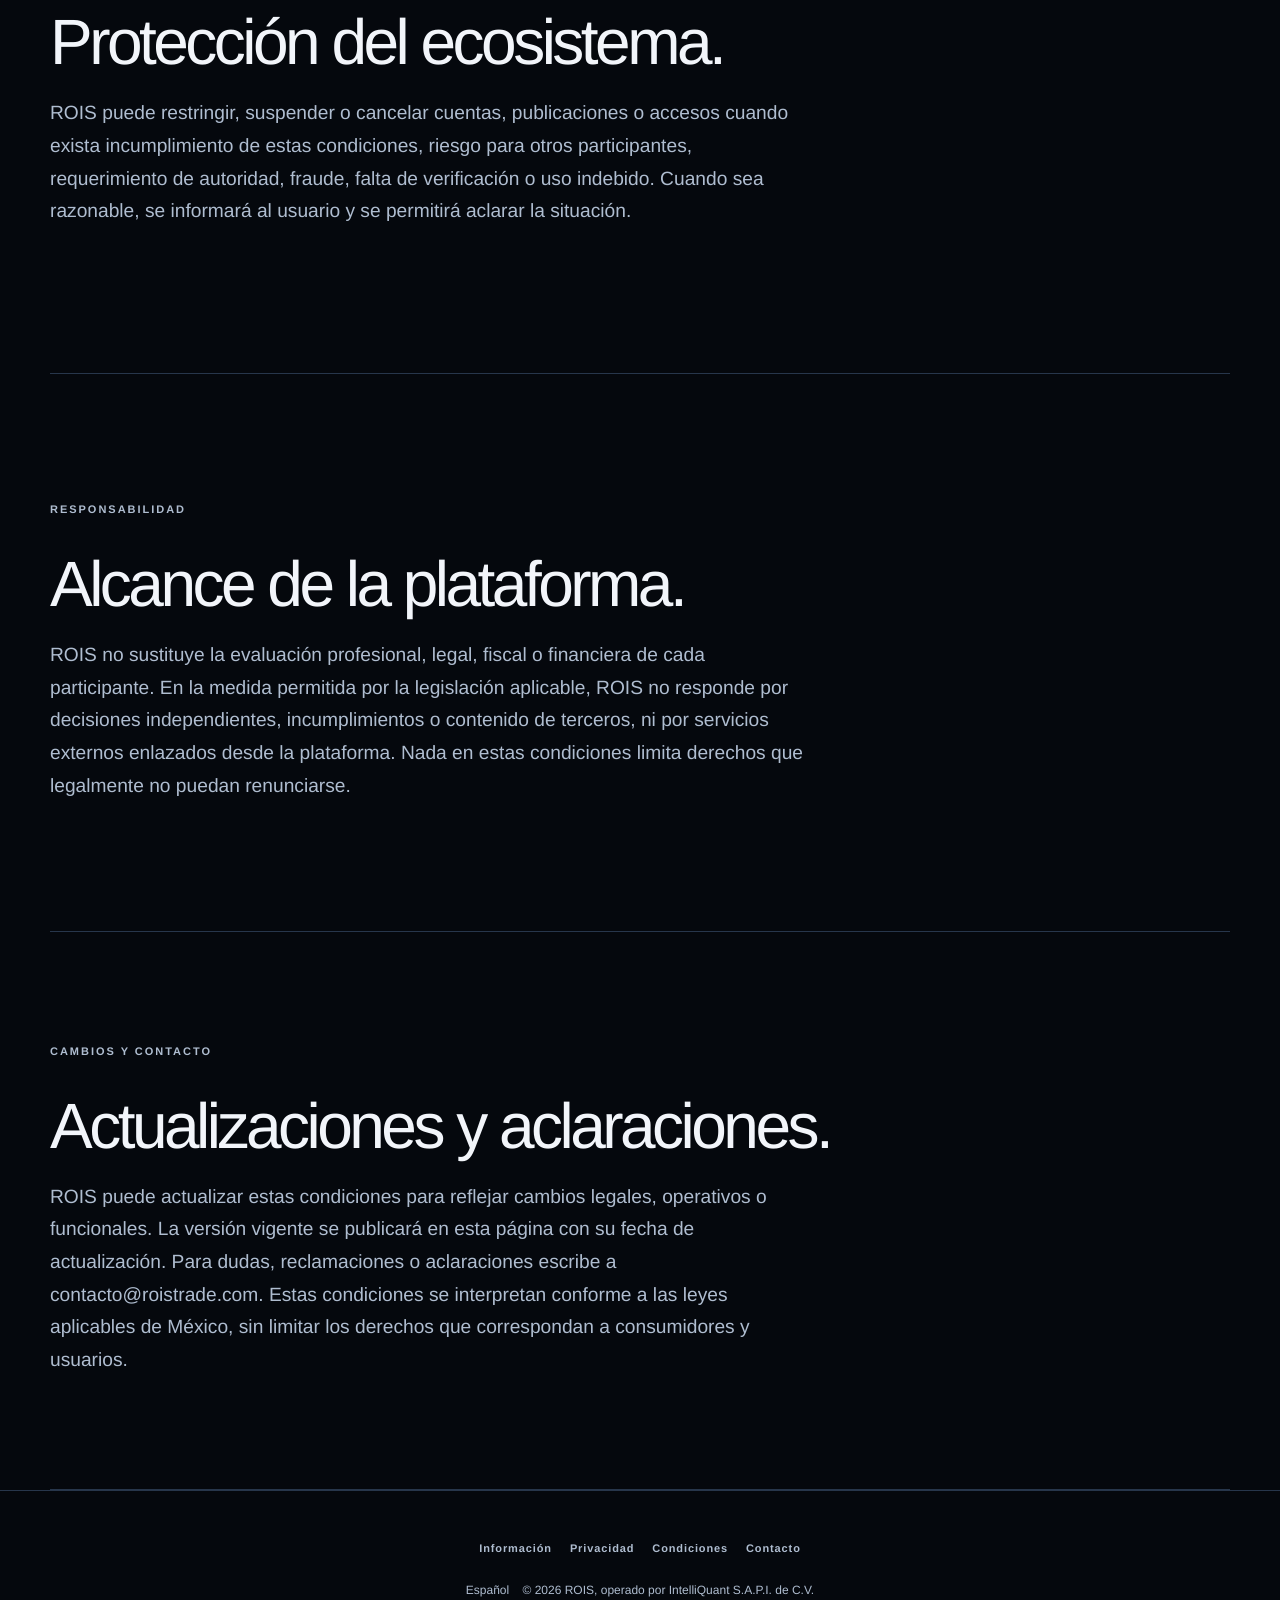
<file: condiciones.html>
<!DOCTYPE html>
<html lang="es">
<head>
  <meta charset="UTF-8" />
  <meta name="viewport" content="width=device-width, initial-scale=1.0" />
  <title>T&eacute;rminos y Condiciones | ROIS TRADE</title>
  <meta name="description" content="T&eacute;rminos y condiciones de uso de ROIS TRADE, operado por IntelliQuant S.A.P.I. de C.V." />
  <link rel="stylesheet" href="./styles.css?v=20260722-sophisticated-home-navigation" />
  <link rel="stylesheet" href="./brand.css?v=20260914-agent-workflow" />
</head>
<body class="rois-information-page rois-dossier">
  <header class="information-topbar">
    <a href="./index.html" class="information-brand" aria-label="Volver al inicio de ROIS">
      <img src="./assets/rois-trade-institutional-20260913.png" alt="ROIS" />
    </a>
    <nav aria-label="Navegaci&oacute;n legal">
      <a href="./informacion.html">QU&Eacute; ES ROIS</a>
      <a href="./privacidad.html">PRIVACIDAD</a>
      <a href="./condiciones.html" aria-current="page">CONDICIONES</a>
      <a href="./contacto.html">CONTACTO</a>
    </nav>
    <a class="information-access" href="./index.html">VOLVER AL INICIO</a>
  </header>

  <main class="information-main">
    <section class="information-intro">
      <p>INFORMACI&Oacute;N LEGAL</p>
      <h1>T&eacute;rminos y condiciones.</h1>
      <span>&Uacute;ltima actualizaci&oacute;n: 2 de septiembre de 2026.</span>
    </section>

    <section class="information-section">
      <p class="eyebrow">ACEPTACI&Oacute;N</p>
      <h2>Uso de ROIS TRADE.</h2>
      <p>Estos t&eacute;rminos regulan el acceso y uso de ROIS TRADE, plataforma operada por IntelliQuant S.A.P.I. de C.V. Al crear una cuenta o utilizar la plataforma aceptas estas condiciones y el aviso de privacidad. Si act&uacute;as en nombre de una organizaci&oacute;n, declaras contar con facultades suficientes para representarla.</p>
    </section>

    <section class="information-section">
      <p class="eyebrow">NATURALEZA DEL SERVICIO</p>
      <h2>Inteligencia y operaci&oacute;n comercial.</h2>
      <p>ROIS utiliza inteligencia comercial, tecnolog&iacute;a propia y desarrollo de relaciones estrat&eacute;gicas para identificar, analizar, conectar, estructurar y dar seguimiento a oportunidades entre empresas, atletas, creadores, profesionales, marcas y mercados. ROIS funciona como infraestructura de informaci&oacute;n y gesti&oacute;n comercial; no garantiza que una afinidad, contacto, solicitud, campa&ntilde;a o negociaci&oacute;n se convierta en contrato, patrocinio, ingreso o resultado determinado.</p>
    </section>

    <section class="information-section">
      <p class="eyebrow">CUENTAS</p>
      <h2>Responsabilidad de cada participante.</h2>
      <p>Cada usuario debe proporcionar informaci&oacute;n verdadera, completa y actualizada; proteger sus credenciales; utilizar el tipo de cuenta que le corresponda; y notificar cualquier acceso no autorizado. Las cuentas de menores de edad requieren la intervenci&oacute;n y autorizaci&oacute;n de su madre, padre o tutor legal conforme al flujo aplicable.</p>
    </section>

    <section class="information-section">
      <p class="eyebrow">CONTENIDO Y VISIBILIDAD</p>
      <h2>Informaci&oacute;n publicada en ROIS.</h2>
      <p>El usuario conserva los derechos que le correspondan sobre sus textos, fotograf&iacute;as, marcas y materiales. Al cargarlos, concede a ROIS una autorizaci&oacute;n no exclusiva y limitada para alojarlos, organizarlos, adaptarlos t&eacute;cnicamente y mostrarlos dentro de la plataforma con el prop&oacute;sito de operar su cuenta y desarrollar oportunidades. El usuario declara contar con los derechos y autorizaciones necesarios sobre el contenido que proporciona.</p>
      <p>ROIS puede revisar, solicitar correcciones, limitar la visibilidad o retirar contenido falso, enga&ntilde;oso, ilegal, infractor o incompatible con la finalidad de la plataforma.</p>
    </section>

    <section class="information-section">
      <p class="eyebrow">OPORTUNIDADES Y ACUERDOS</p>
      <h2>Relaciones comerciales.</h2>
      <p>Las publicaciones, afinidades y recomendaciones son puntos de partida para una posible relaci&oacute;n. Los alcances, entregables, contraprestaciones, impuestos, autorizaciones, exclusividades, uso de imagen, cancelaciones y dem&aacute;s condiciones de cada operaci&oacute;n deber&aacute;n constar en la propuesta, orden, contrato o instrumento correspondiente. Ninguna publicaci&oacute;n sustituye la debida revisi&oacute;n comercial, financiera o legal de sus participantes.</p>
    </section>

    <section class="information-section">
      <p class="eyebrow">PAGOS Y COMISIONES</p>
      <h2>Condiciones econ&oacute;micas.</h2>
      <p>Cuando una funcionalidad, anualidad, campa&ntilde;a u operaci&oacute;n tenga costo, comisi&oacute;n o reparto econ&oacute;mico, ROIS mostrar&aacute; o comunicar&aacute; las condiciones aplicables antes de la contrataci&oacute;n o mediante el instrumento comercial correspondiente. Los enlaces y proveedores de pago pueden estar sujetos a sus propias condiciones. Cada participante es responsable de sus obligaciones fiscales.</p>
    </section>

    <section class="information-section">
      <p class="eyebrow">USO ACEPTABLE</p>
      <h2>Conductas no permitidas.</h2>
      <p>No est&aacute; permitido suplantar identidades; proporcionar informaci&oacute;n falsa; vulnerar derechos de terceros; extraer o reutilizar bases de datos sin autorizaci&oacute;n; interferir con la seguridad o funcionamiento de la plataforma; realizar actividades fraudulentas, discriminatorias o ilegales; enviar comunicaciones no solicitadas; ni utilizar informaci&oacute;n obtenida en ROIS para fines distintos a la oportunidad autorizada.</p>
    </section>

    <section class="information-section">
      <p class="eyebrow">SUSPENSI&Oacute;N</p>
      <h2>Protecci&oacute;n del ecosistema.</h2>
      <p>ROIS puede restringir, suspender o cancelar cuentas, publicaciones o accesos cuando exista incumplimiento de estas condiciones, riesgo para otros participantes, requerimiento de autoridad, fraude, falta de verificaci&oacute;n o uso indebido. Cuando sea razonable, se informar&aacute; al usuario y se permitir&aacute; aclarar la situaci&oacute;n.</p>
    </section>

    <section class="information-section">
      <p class="eyebrow">RESPONSABILIDAD</p>
      <h2>Alcance de la plataforma.</h2>
      <p>ROIS no sustituye la evaluaci&oacute;n profesional, legal, fiscal o financiera de cada participante. En la medida permitida por la legislaci&oacute;n aplicable, ROIS no responde por decisiones independientes, incumplimientos o contenido de terceros, ni por servicios externos enlazados desde la plataforma. Nada en estas condiciones limita derechos que legalmente no puedan renunciarse.</p>
    </section>

    <section class="information-section">
      <p class="eyebrow">CAMBIOS Y CONTACTO</p>
      <h2>Actualizaciones y aclaraciones.</h2>
      <p>ROIS puede actualizar estas condiciones para reflejar cambios legales, operativos o funcionales. La versi&oacute;n vigente se publicar&aacute; en esta p&aacute;gina con su fecha de actualizaci&oacute;n. Para dudas, reclamaciones o aclaraciones escribe a <a href="mailto:contacto@roistrade.com">contacto@roistrade.com</a>. Estas condiciones se interpretan conforme a las leyes aplicables de M&eacute;xico, sin limitar los derechos que correspondan a consumidores y usuarios.</p>
    </section>
  </main>

  <footer class="information-footer">
    <div>
      <a href="./informacion.html">Informaci&oacute;n</a>
      <a href="./privacidad.html">Privacidad</a>
      <a href="./condiciones.html">Condiciones</a>
      <a href="./contacto.html">Contacto</a>
    </div>
    <p>Espa&ntilde;ol &nbsp;&nbsp; &copy; 2026 ROIS, operado por IntelliQuant S.A.P.I. de C.V.</p>
  </footer>
</body>
</html>
</file>
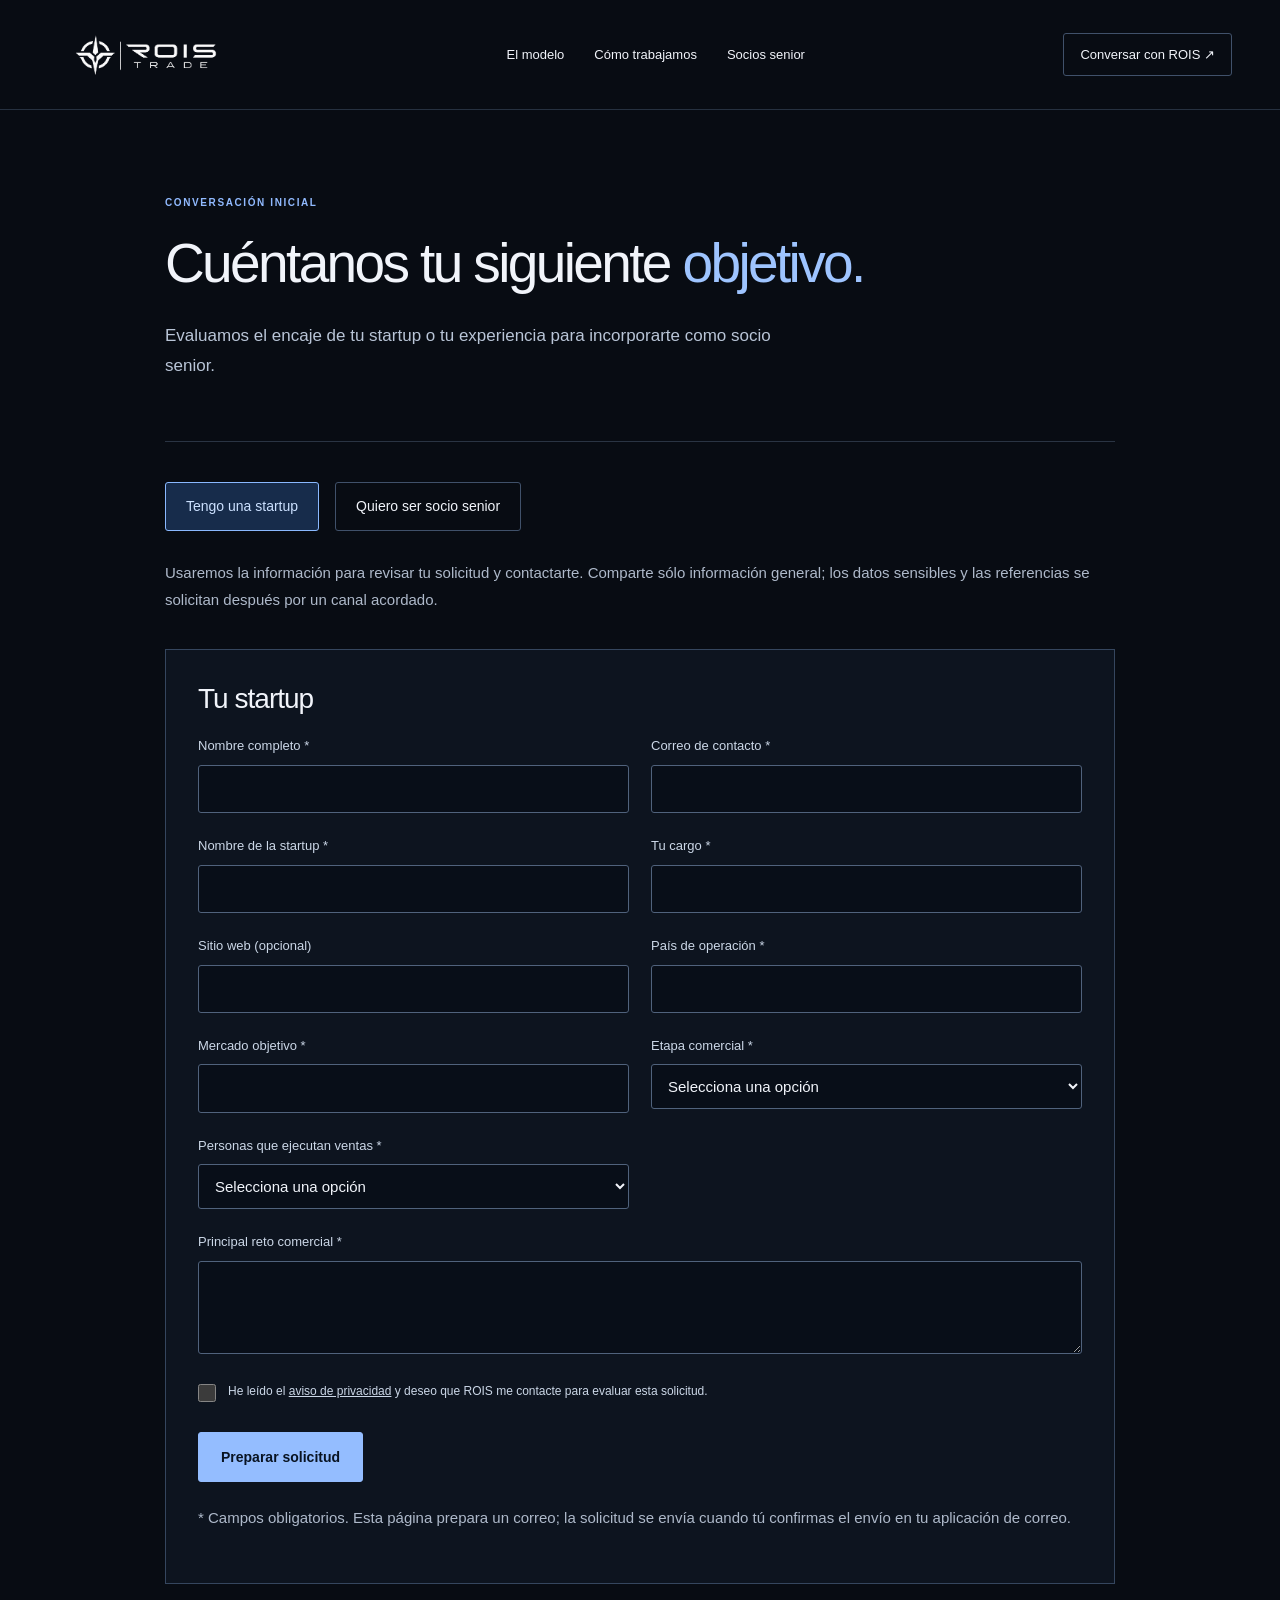
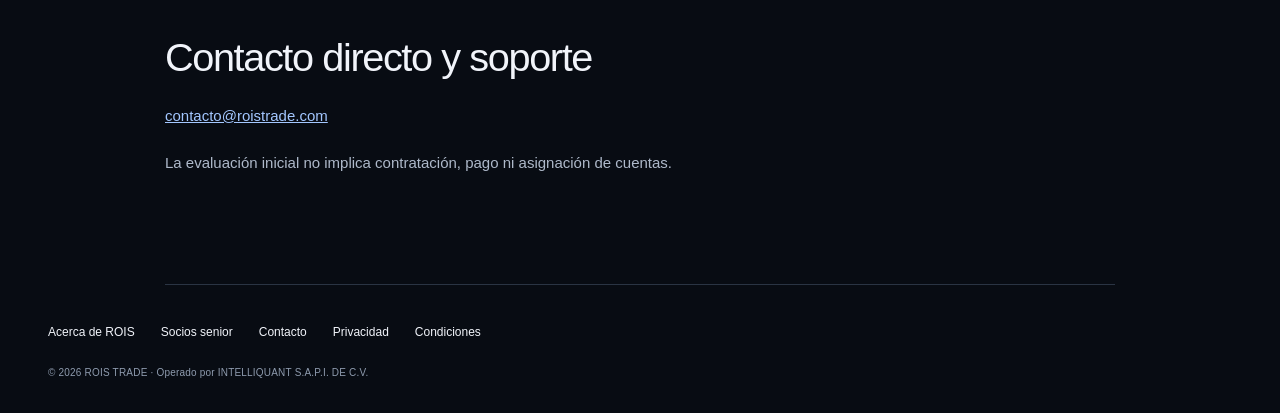
<file: contacto.html>
<!doctype html>
<html lang="es">
<head>
<meta charset="UTF-8">
<meta name="viewport" content="width=device-width, initial-scale=1">
<title>Contacto y postulaciones | ROIS TRADE</title>
<meta name="description" content="Solicita una conversación sobre Dirección Comercial Fractional o postula como socio senior de ROIS TRADE.">
<meta name="theme-color" content="#080c13">
<link rel="canonical" href="https://roistrade.com/contacto.html">
<link rel="icon" href="./assets/rois-trade-institutional-20260913.png">
<link rel="stylesheet" href="./fractional.css?v=20261007-fractional-v1">
</head>
<body class="fr-public">
<a class="fr-skip" href="#contenido">Saltar al contenido</a>
<nav class="fr-nav" aria-label="Navegación principal">
      <a class="fr-logo" href="./index.html" aria-label="ROIS TRADE inicio">
<img src="./assets/rois-trade-institutional-20260913.png" width="2172" height="724" alt="ROIS TRADE">
</a>
      <div class="fr-nav-links">
<a href="./index.html#modelo">El modelo</a>
<a href="./index.html#metodo">Cómo trabajamos</a>
<a href="./socios.html">Socios senior</a>
</div>
      <a class="fr-nav-contact" href="./contacto.html?tipo=startup">Conversar con ROIS ↗</a>
    </nav>
<main id="contenido" class="fr-site">
<section class="fr-page-hero fr-contact-hero">
<p class="fr-kicker">CONVERSACIÓN INICIAL</p>
<h1>Cuéntanos tu siguiente <em>objetivo.</em>
</h1>
<p class="fr-lead">Evaluamos el encaje de tu startup o tu experiencia para incorporarte como socio senior.</p>
</section>
<section class="fr-section fr-contact">
<nav class="fr-selector" aria-label="Tipo de solicitud">
<a data-select-application="startup" href="?tipo=startup#solicitud-startup">Tengo una startup</a>
<a data-select-application="socio" href="?tipo=socio#solicitud-socio">Quiero ser socio senior</a>
</nav>
<p>Usaremos la información para revisar tu solicitud y contactarte. Comparte sólo información general; los datos sensibles y las referencias se solicitan después por un canal acordado.</p>
<noscript>
<p>Para enviar tu solicitud escribe a <a href="mailto:contacto@roistrade.com">contacto@roistrade.com</a> e indica si representas a una startup o deseas colaborar como socio senior.</p>
</noscript>
<section data-application-panel="startup" id="solicitud-startup" class="fr-form-panel">
<h2>Tu startup</h2>
<form data-application="startup">
<div class="fr-form-grid">
<label class="" for="empresa_nombre">Nombre completo *<input name="empresa_nombre" id="empresa_nombre" data-label="Nombre completo" required type="text" maxlength="140">
</label>
<label class="" for="empresa_correo">Correo de contacto *<input name="empresa_correo" id="empresa_correo" data-label="Correo de contacto" required type="email" maxlength="140">
</label>
<label class="" for="empresa_nombre_comercial">Nombre de la startup *<input name="empresa_nombre_comercial" id="empresa_nombre_comercial" data-label="Nombre de la startup" required type="text" maxlength="140">
</label>
<label class="" for="empresa_cargo">Tu cargo *<input name="empresa_cargo" id="empresa_cargo" data-label="Tu cargo" required type="text" maxlength="140">
</label>
<label class="" for="empresa_web">Sitio web (opcional)<input name="empresa_web" id="empresa_web" data-label="Sitio web" type="url" maxlength="140">
</label>
<label class="" for="empresa_pais">País de operación *<input name="empresa_pais" id="empresa_pais" data-label="País de operación" required type="text" maxlength="140">
</label>
<label class="" for="empresa_mercado">Mercado objetivo *<input name="empresa_mercado" id="empresa_mercado" data-label="Mercado objetivo" required type="text" maxlength="140">
</label>
<label class="" for="empresa_etapa">Etapa comercial *<select name="empresa_etapa" id="empresa_etapa" data-label="Etapa comercial" required>
<option value="">Selecciona una opción</option>
<option>Ya tenemos clientes y ventas</option>
<option>Estamos escalando el equipo</option>
<option>Estamos entrando a un nuevo mercado</option>
<option>Todavía validamos la oferta</option>
</select>
</label>
<label class="" for="empresa_equipo">Personas que ejecutan ventas *<select name="empresa_equipo" id="empresa_equipo" data-label="Personas que ejecutan ventas" required>
<option value="">Selecciona una opción</option>
<option>Fundador o fundadores</option>
<option>1 a 5 personas</option>
<option>6 a 15 personas</option>
<option>Más de 15 personas</option>
</select>
</label>
<label class="fr-wide" for="empresa_reto">Principal reto comercial *<textarea name="empresa_reto" id="empresa_reto" data-label="Principal reto comercial" required rows="3" maxlength="500">
</textarea>
</label>
</div>
<label class="fr-consent">
<input type="checkbox" name="aviso" required> <span>He leído el <a href="./privacidad.html" target="_blank" rel="noopener">aviso de privacidad</a> y deseo que ROIS me contacte para evaluar esta solicitud.</span>
</label>
<button class="fr-button" type="submit">Preparar solicitud</button>
<p class="fr-caption">* Campos obligatorios. Esta página prepara un correo; la solicitud se envía cuando tú confirmas el envío en tu aplicación de correo.</p>
<section class="fr-review" data-review hidden tabindex="-1" aria-label="Revisa tu solicitud">
<h3>Revisa y envía tu solicitud</h3>
<p>No se ha enviado todavía. Abre tu correo o copia el texto y envíalo a <a href="mailto:contacto@roistrade.com">contacto@roistrade.com</a>.</p>
<textarea readonly aria-label="Resumen de la solicitud" rows="12">
</textarea>
<div class="fr-actions">
<a class="fr-button" data-mail>Continuar en mi correo ↗</a>
<button class="fr-copy" type="button" data-copy>Copiar solicitud</button>
</div>
<p role="status" data-copy-status>
</p>
</section>
</form>
</section>
<section data-application-panel="socio" id="solicitud-socio" class="fr-form-panel">
<h2>Tu experiencia</h2>
<form data-application="socio">
<div class="fr-form-grid">
<label class="" for="socio_nombre">Nombre completo *<input name="socio_nombre" id="socio_nombre" data-label="Nombre completo" required type="text" maxlength="140">
</label>
<label class="" for="socio_correo">Correo de contacto *<input name="socio_correo" id="socio_correo" data-label="Correo de contacto" required type="email" maxlength="140">
</label>
<label class="" for="socio_pais">País de residencia *<input name="socio_pais" id="socio_pais" data-label="País de residencia" required type="text" maxlength="140">
</label>
<label class="" for="socio_mercados">Mercados con experiencia *<input name="socio_mercados" id="socio_mercados" data-label="Mercados con experiencia" required type="text" maxlength="140">
</label>
<label class="" for="socio_linkedin">Perfil de LinkedIn *<input name="socio_linkedin" id="socio_linkedin" data-label="Perfil de LinkedIn" required type="url" maxlength="140">
</label>
<label class="" for="socio_experiencia">Años dirigiendo equipos comerciales *<input name="socio_experiencia" id="socio_experiencia" data-label="Años dirigiendo equipos comerciales" required type="number" maxlength="140">
</label>
<label class="" for="socio_sectores">Sectores de especialidad *<input name="socio_sectores" id="socio_sectores" data-label="Sectores de especialidad" required type="text" maxlength="140">
</label>
<label class="" for="socio_idiomas">Idiomas de trabajo *<input name="socio_idiomas" id="socio_idiomas" data-label="Idiomas de trabajo" required type="text" maxlength="140">
</label>
<label class="" for="socio_horas">Horas disponibles por mes *<input name="socio_horas" id="socio_horas" data-label="Horas disponibles por mes" required type="number" maxlength="140">
</label>
<label class="fr-wide" for="socio_resultado">Resultado comercial verificable *<textarea name="socio_resultado" id="socio_resultado" data-label="Resultado comercial verificable" required rows="3" maxlength="500">
</textarea>
</label>
</div>
<label class="fr-consent">
<input type="checkbox" name="aviso" required> <span>He leído el <a href="./privacidad.html" target="_blank" rel="noopener">aviso de privacidad</a> y deseo que ROIS me contacte para evaluar esta solicitud.</span>
</label>
<button class="fr-button" type="submit">Preparar solicitud</button>
<p class="fr-caption">* Campos obligatorios. Esta página prepara un correo; la solicitud se envía cuando tú confirmas el envío en tu aplicación de correo.</p>
<section class="fr-review" data-review hidden tabindex="-1" aria-label="Revisa tu solicitud">
<h3>Revisa y envía tu solicitud</h3>
<p>No se ha enviado todavía. Abre tu correo o copia el texto y envíalo a <a href="mailto:contacto@roistrade.com">contacto@roistrade.com</a>.</p>
<textarea readonly aria-label="Resumen de la solicitud" rows="12">
</textarea>
<div class="fr-actions">
<a class="fr-button" data-mail>Continuar en mi correo ↗</a>
<button class="fr-copy" type="button" data-copy>Copiar solicitud</button>
</div>
<p role="status" data-copy-status>
</p>
</section>
</form>
</section>
<div class="fr-contact-direct">
<h2>Contacto directo y soporte</h2>
<p>
<a href="mailto:contacto@roistrade.com">contacto@roistrade.com</a>
</p>
<p>La evaluación inicial no implica contratación, pago ni asignación de cuentas.</p>
</div>
</section>
</main>
<footer class="fr-footer">
<div>
<a href="./informacion.html">Acerca de ROIS</a>
<a href="./socios.html">Socios senior</a>
<a href="./contacto.html">Contacto</a>
<a href="./privacidad.html">Privacidad</a>
<a href="./condiciones.html">Condiciones</a>
</div>
<p>© 2026 ROIS TRADE · Operado por INTELLIQUANT S.A.P.I. DE C.V.</p>
</footer>
<script src="./fractional-contact.js?v=20261007-fractional-v1" defer>
</script>
</body>
</html>
</file>
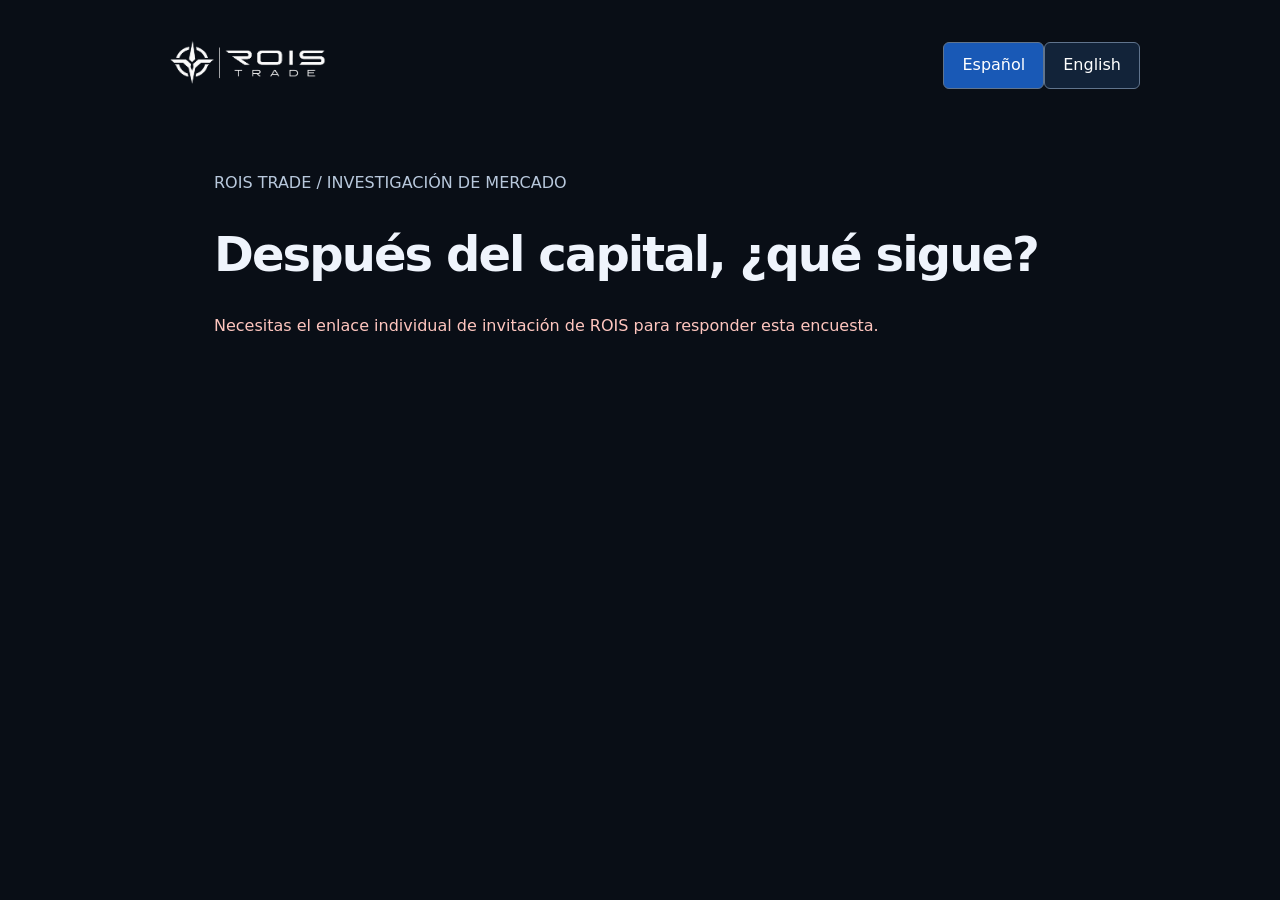
<file: encuesta.html>
<!doctype html>
<html lang="es">
<head>
  <meta charset="UTF-8"><meta name="viewport" content="width=device-width, initial-scale=1">
  <meta name="referrer" content="no-referrer"><meta name="robots" content="noindex,nofollow">
  <title>ROIS TRADE | Investigación / Research</title>
  <link rel="stylesheet" href="./research.css?v=20260915-copy-links">
</head>
<body class="research-public">
  <header><a href="./index.html" aria-label="ROIS TRADE"><img src="./assets/rois-trade-institutional-20260913.png" alt="ROIS TRADE"></a><nav aria-label="Idioma / Language"><button type="button" data-research-lang="es">Español</button><button type="button" data-research-lang="en">English</button></nav></header>
  <main id="research-public"><noscript>Activa JavaScript para responder. / Enable JavaScript to respond.</noscript></main>
  <script src="./app-config.js"></script><script src="./research-schema.js?v=20260915"></script><script src="./research.js?v=20260915-copy-links"></script>
</body>
</html>
</file>
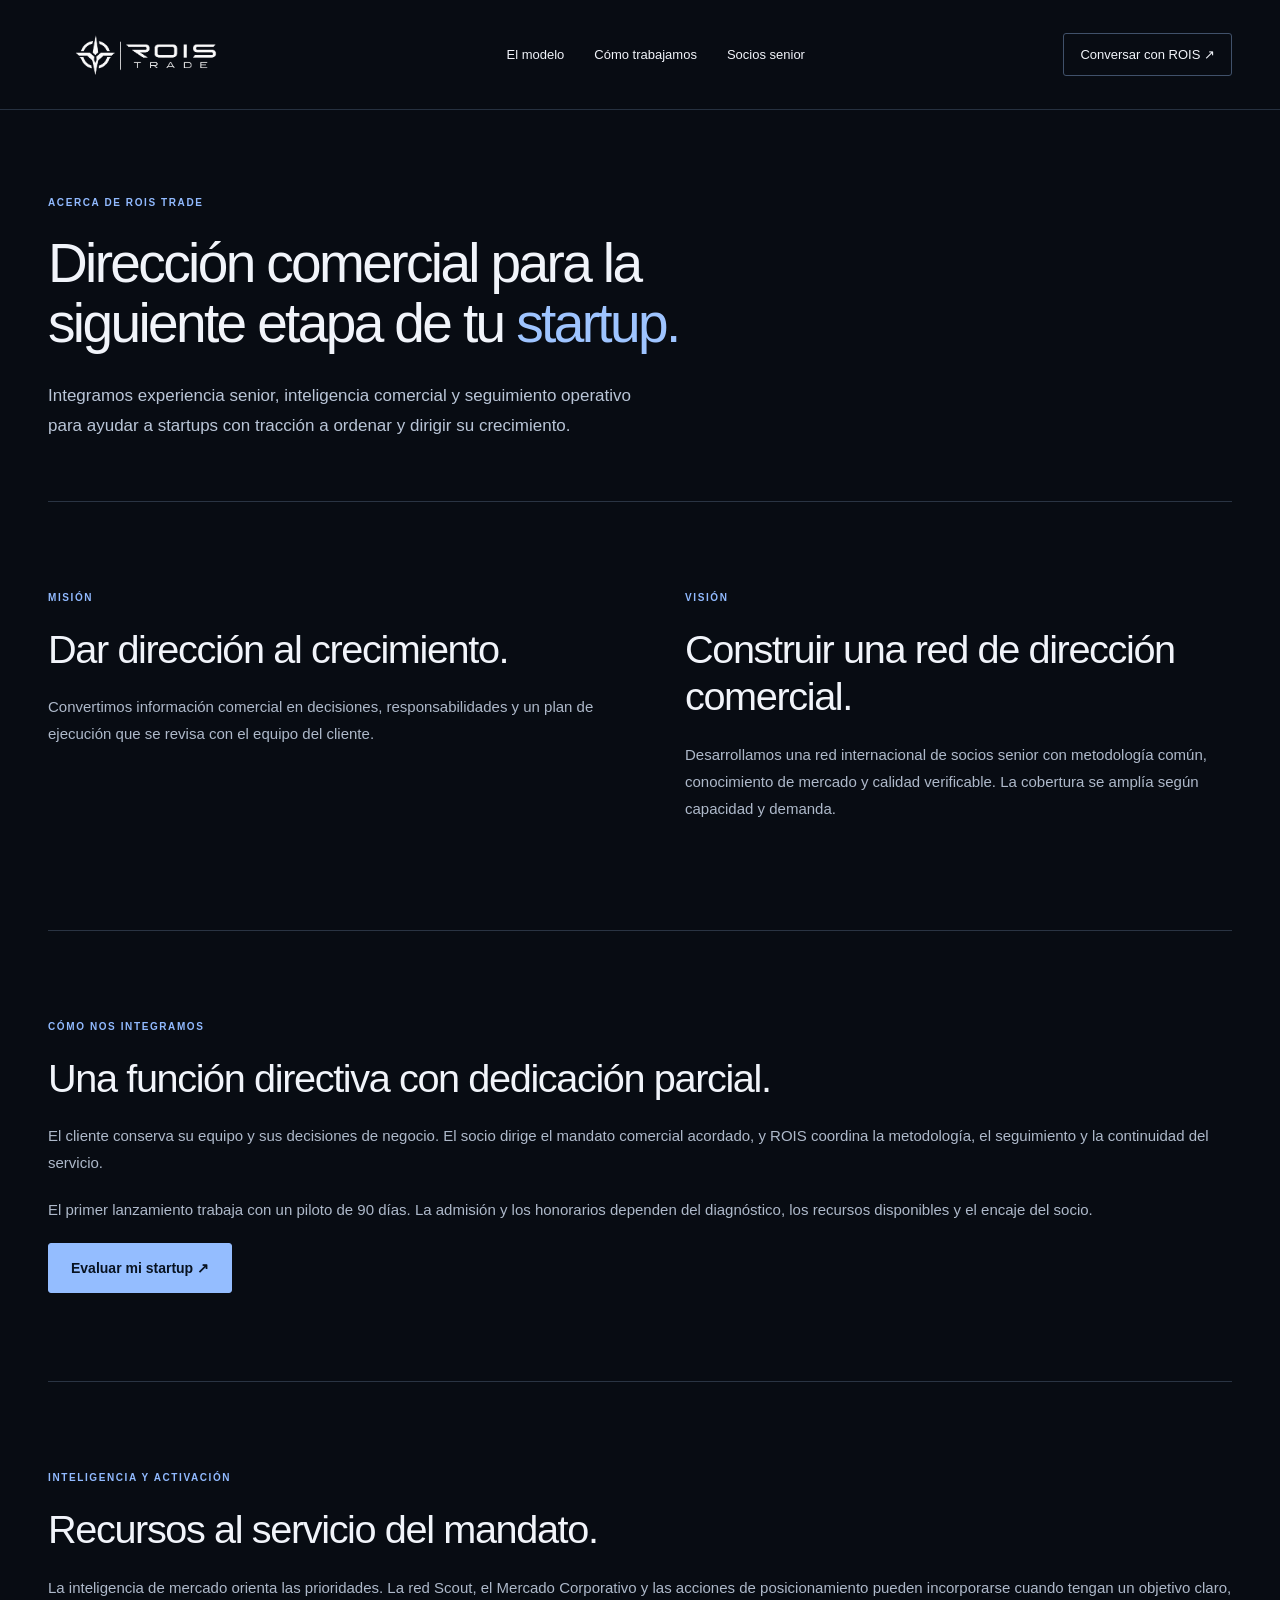
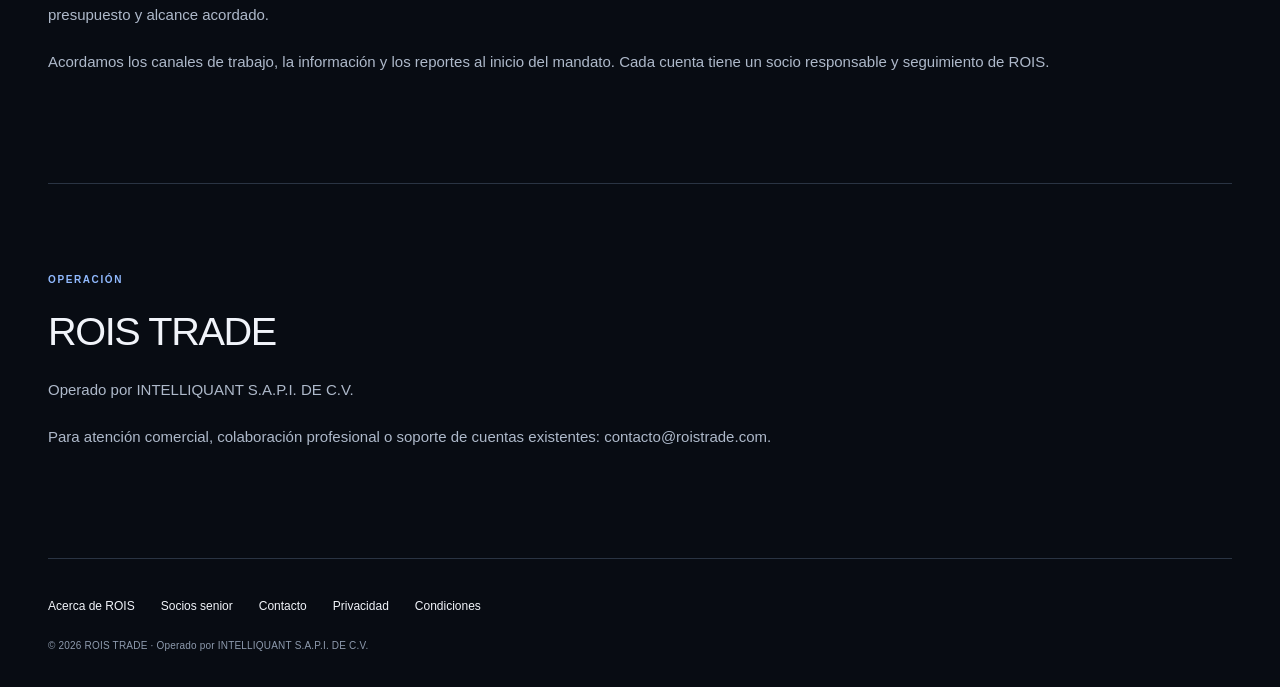
<file: informacion.html>
<!doctype html>
<html lang="es">
<head>
<meta charset="UTF-8">
<meta name="viewport" content="width=device-width, initial-scale=1">
<title>Acerca de ROIS | ROIS TRADE</title>
<meta name="description" content="Modelo de Dirección Comercial Fractional de ROIS TRADE, operado por INTELLIQUANT S.A.P.I. DE C.V.">
<meta name="theme-color" content="#080c13">
<link rel="canonical" href="https://roistrade.com/informacion.html">
<link rel="icon" href="./assets/rois-trade-institutional-20260913.png">
<link rel="stylesheet" href="./fractional.css?v=20261007-fractional-v1">
</head>
<body class="fr-public">
<a class="fr-skip" href="#contenido">Saltar al contenido</a>
<nav class="fr-nav" aria-label="Navegación principal">
      <a class="fr-logo" href="./index.html" aria-label="ROIS TRADE inicio">
<img src="./assets/rois-trade-institutional-20260913.png" width="2172" height="724" alt="ROIS TRADE">
</a>
      <div class="fr-nav-links">
<a href="./index.html#modelo">El modelo</a>
<a href="./index.html#metodo">Cómo trabajamos</a>
<a href="./socios.html">Socios senior</a>
</div>
      <a class="fr-nav-contact" href="./contacto.html?tipo=startup">Conversar con ROIS ↗</a>
    </nav>
<main id="contenido" class="fr-site">
<section class="fr-page-hero" id="que-es-rois">
<p class="fr-kicker">ACERCA DE ROIS TRADE</p>
<h1>Dirección comercial para la siguiente etapa de tu <em>startup.</em>
</h1>
<p class="fr-lead">Integramos experiencia senior, inteligencia comercial y seguimiento operativo para ayudar a startups con tracción a ordenar y dirigir su crecimiento.</p>
</section>
<section class="fr-section fr-grid-two">
<article id="mision">
<p class="fr-kicker">MISIÓN</p>
<h2>Dar dirección al crecimiento.</h2>
<p>Convertimos información comercial en decisiones, responsabilidades y un plan de ejecución que se revisa con el equipo del cliente.</p>
</article>
<article id="vision">
<p class="fr-kicker">VISIÓN</p>
<h2>Construir una red de dirección comercial.</h2>
<p>Desarrollamos una red internacional de socios senior con metodología común, conocimiento de mercado y calidad verificable. La cobertura se amplía según capacidad y demanda.</p>
</article>
</section>
<section class="fr-section" id="empresas">
<p class="fr-kicker">CÓMO NOS INTEGRAMOS</p>
<h2>Una función directiva con dedicación parcial.</h2>
<p>El cliente conserva su equipo y sus decisiones de negocio. El socio dirige el mandato comercial acordado, y ROIS coordina la metodología, el seguimiento y la continuidad del servicio.</p>
<p>El primer lanzamiento trabaja con un piloto de 90 días. La admisión y los honorarios dependen del diagnóstico, los recursos disponibles y el encaje del socio.</p>
<a class="fr-button" href="./contacto.html?tipo=startup">Evaluar mi startup ↗</a>
</section>
<section class="fr-section">
<p class="fr-kicker">INTELIGENCIA Y ACTIVACIÓN</p>
<h2>Recursos al servicio del mandato.</h2>
<p>La inteligencia de mercado orienta las prioridades. La red Scout, el Mercado Corporativo y las acciones de posicionamiento pueden incorporarse cuando tengan un objetivo claro, presupuesto y alcance acordado.</p>
<p>Acordamos los canales de trabajo, la información y los reportes al inicio del mandato. Cada cuenta tiene un socio responsable y seguimiento de ROIS.</p>
</section>
<section class="fr-section">
<p class="fr-kicker">OPERACIÓN</p>
<h2>ROIS TRADE</h2>
<p>Operado por INTELLIQUANT S.A.P.I. DE C.V.</p>
<p>Para atención comercial, colaboración profesional o soporte de cuentas existentes: <a href="mailto:contacto@roistrade.com">contacto@roistrade.com</a>.</p>
</section>
</main>
<footer class="fr-footer">
<div>
<a href="./informacion.html">Acerca de ROIS</a>
<a href="./socios.html">Socios senior</a>
<a href="./contacto.html">Contacto</a>
<a href="./privacidad.html">Privacidad</a>
<a href="./condiciones.html">Condiciones</a>
</div>
<p>© 2026 ROIS TRADE · Operado por INTELLIQUANT S.A.P.I. DE C.V.</p>
</footer>
</body>
</html>
</file>
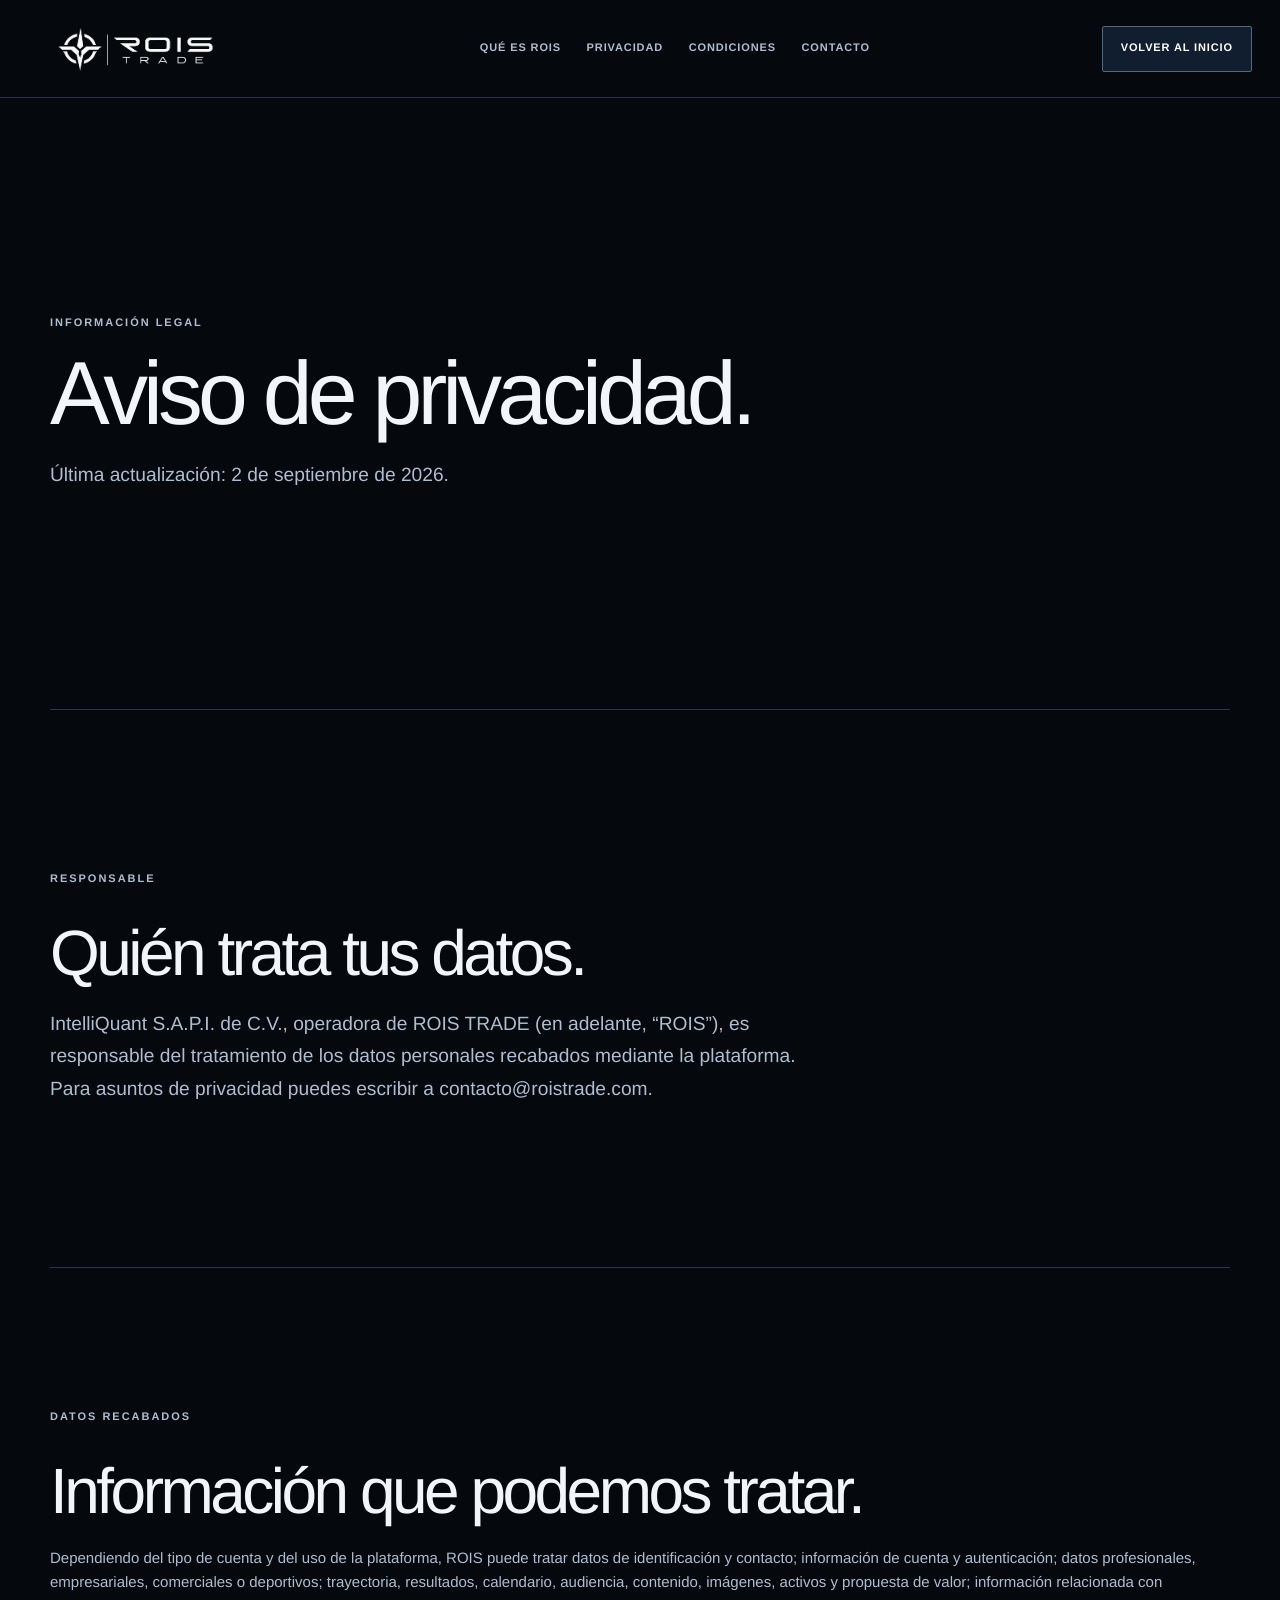
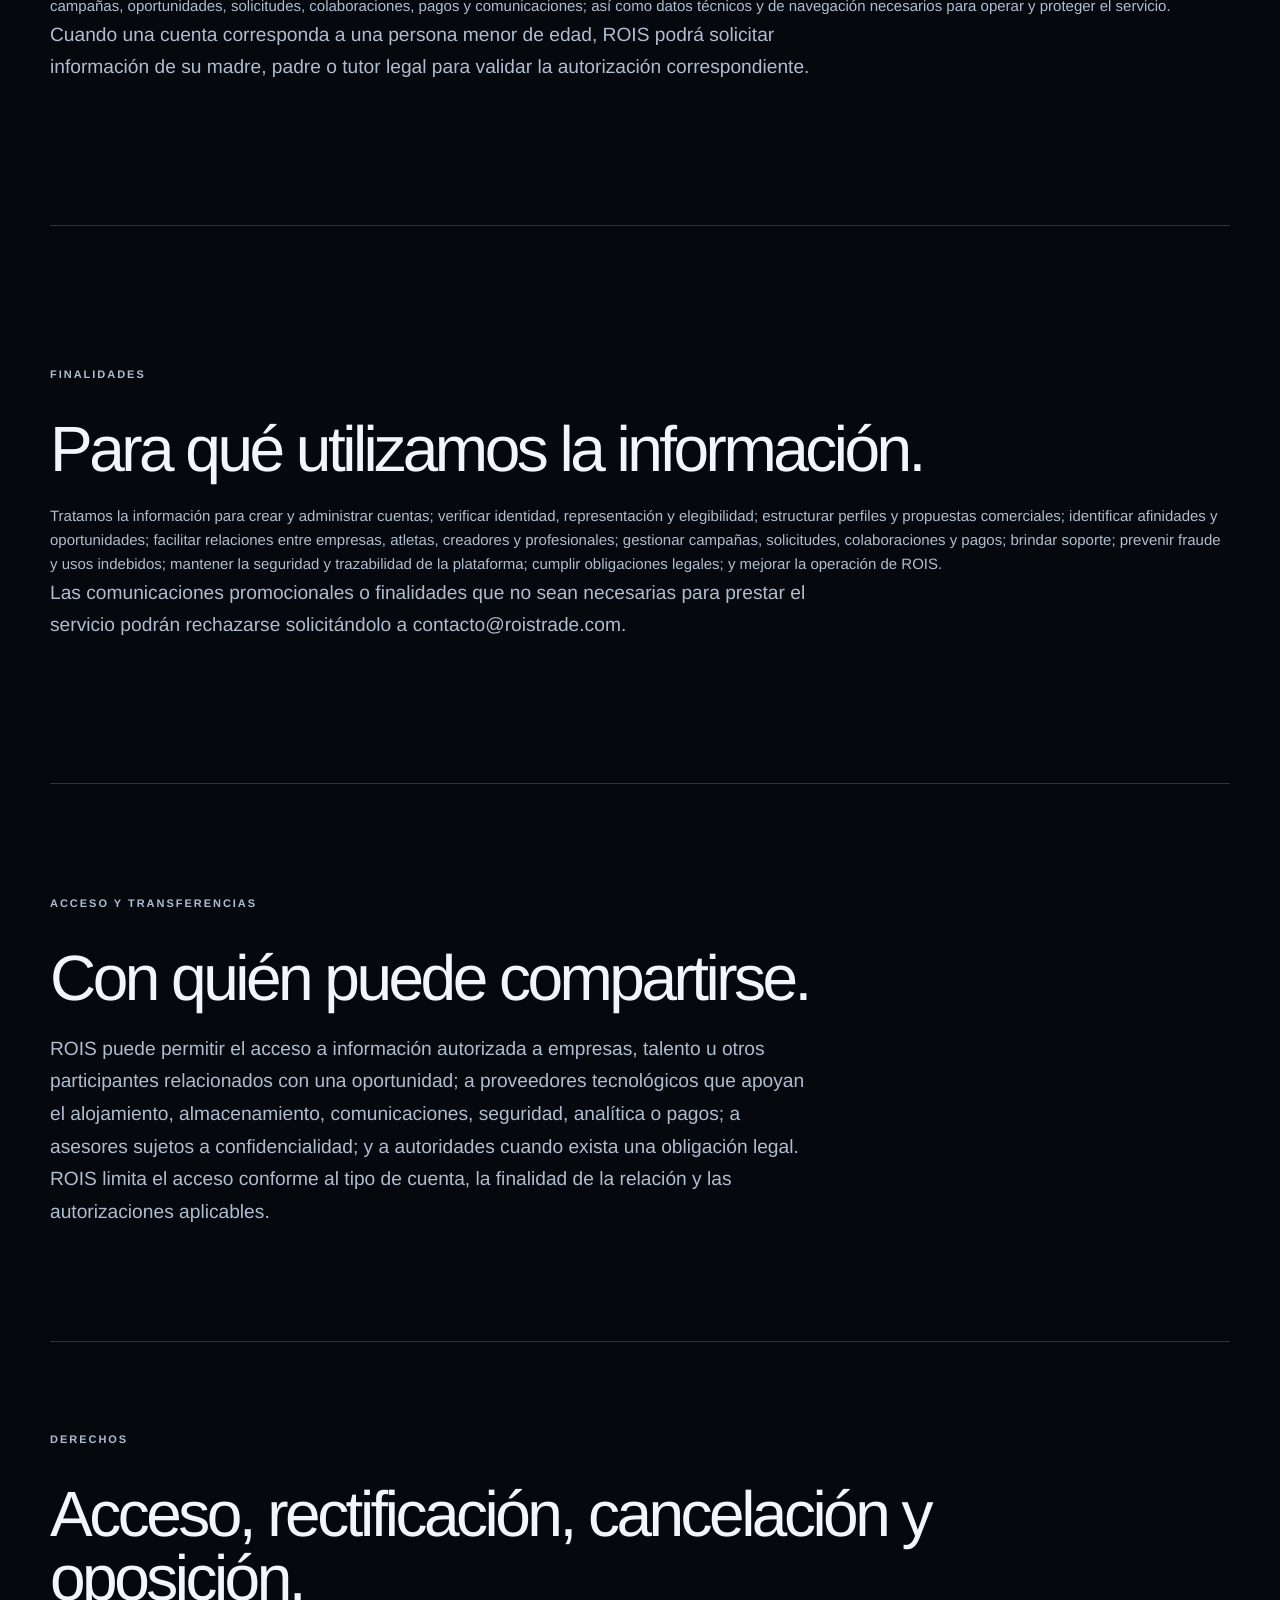
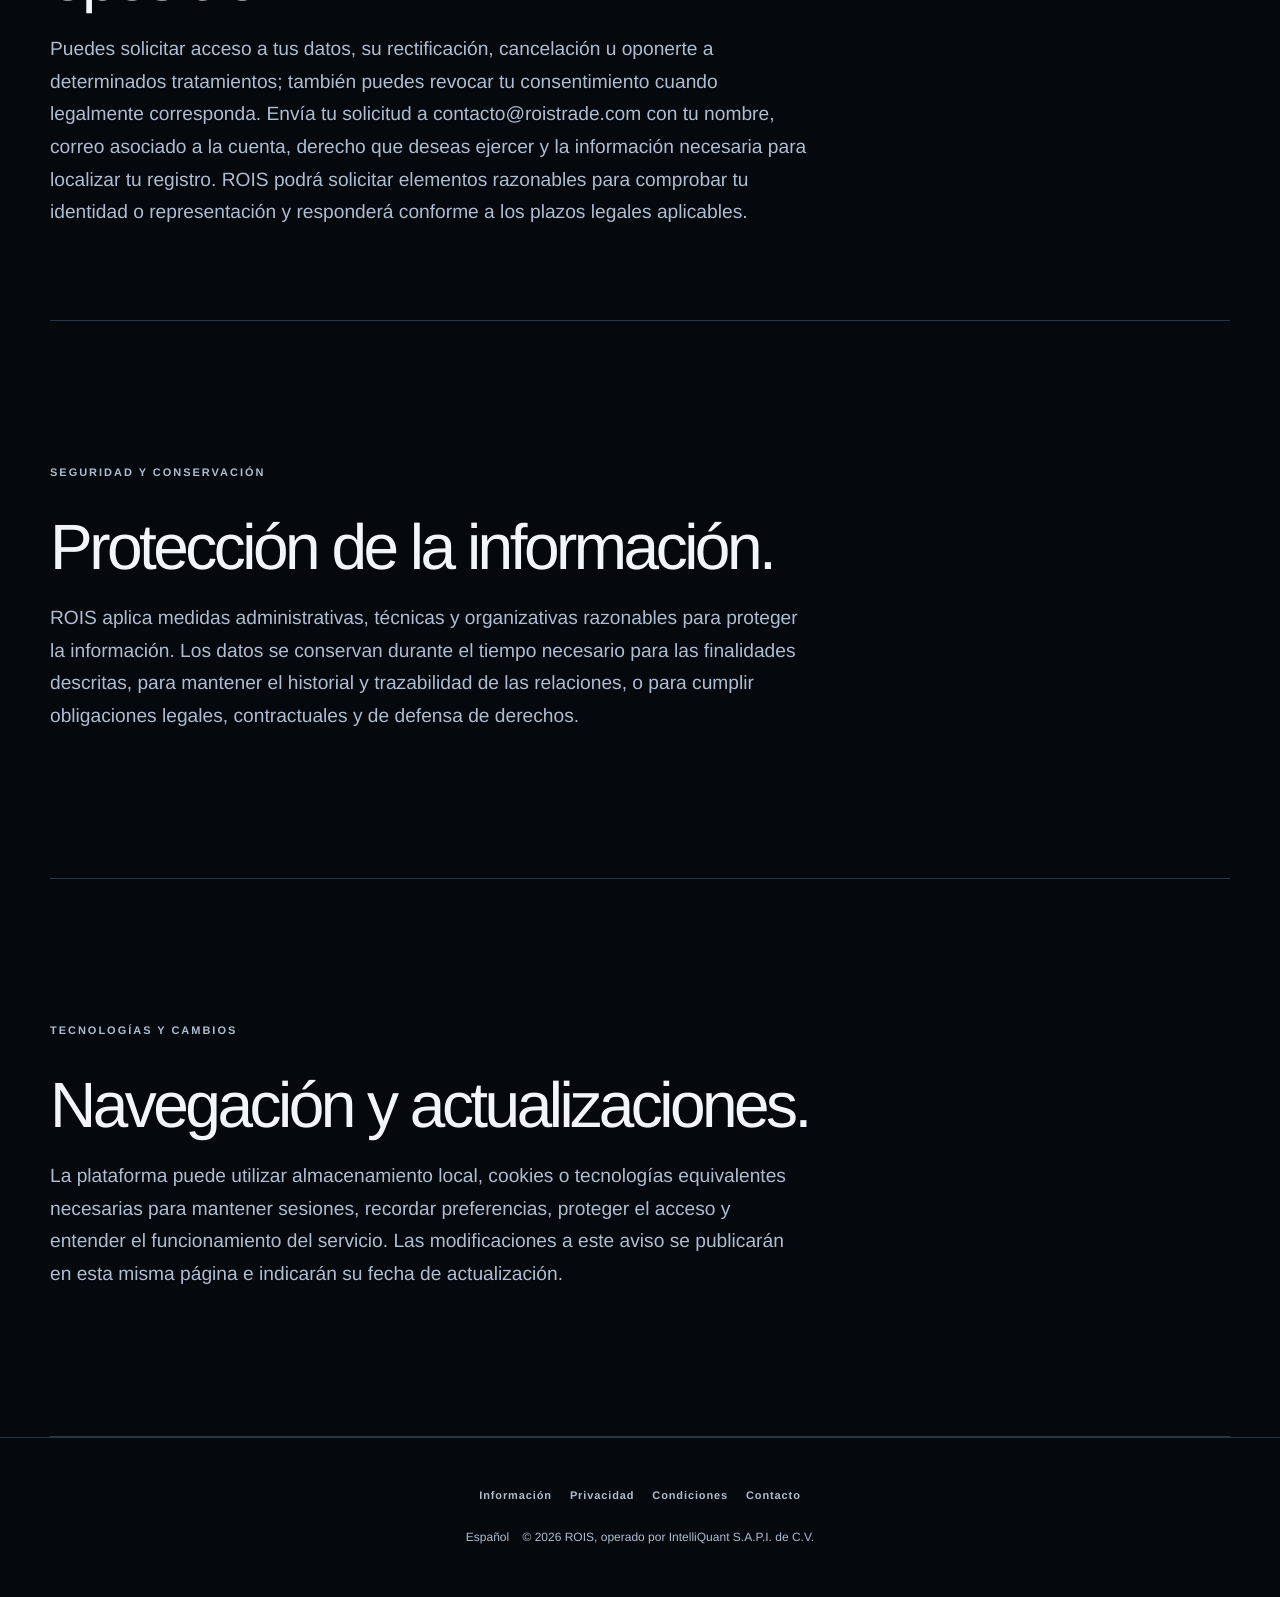
<file: privacidad.html>
<!DOCTYPE html>
<html lang="es">
<head>
  <meta charset="UTF-8" />
  <meta name="viewport" content="width=device-width, initial-scale=1.0" />
  <title>Aviso de Privacidad | ROIS TRADE</title>
  <meta name="description" content="Aviso de privacidad de ROIS TRADE, operado por IntelliQuant S.A.P.I. de C.V." />
  <link rel="stylesheet" href="./styles.css?v=20260722-sophisticated-home-navigation" />
  <link rel="stylesheet" href="./brand.css?v=20260914-agent-workflow" />
</head>
<body class="rois-information-page rois-dossier">
  <header class="information-topbar">
    <a href="./index.html" class="information-brand" aria-label="Volver al inicio de ROIS">
      <img src="./assets/rois-trade-institutional-20260913.png" alt="ROIS" />
    </a>
    <nav aria-label="Navegaci&oacute;n legal">
      <a href="./informacion.html">QU&Eacute; ES ROIS</a>
      <a href="./privacidad.html" aria-current="page">PRIVACIDAD</a>
      <a href="./condiciones.html">CONDICIONES</a>
      <a href="./contacto.html">CONTACTO</a>
    </nav>
    <a class="information-access" href="./index.html">VOLVER AL INICIO</a>
  </header>

  <main class="information-main">
    <section class="information-intro">
      <p>INFORMACI&Oacute;N LEGAL</p>
      <h1>Aviso de privacidad.</h1>
      <span>&Uacute;ltima actualizaci&oacute;n: 2 de septiembre de 2026.</span>
    </section>

    <section class="information-section">
      <p class="eyebrow">RESPONSABLE</p>
      <h2>Qui&eacute;n trata tus datos.</h2>
      <p>IntelliQuant S.A.P.I. de C.V., operadora de ROIS TRADE (en adelante, &ldquo;ROIS&rdquo;), es responsable del tratamiento de los datos personales recabados mediante la plataforma. Para asuntos de privacidad puedes escribir a <a href="mailto:contacto@roistrade.com">contacto@roistrade.com</a>.</p>
    </section>

    <section class="information-section">
      <p class="eyebrow">DATOS RECABADOS</p>
      <h2>Informaci&oacute;n que podemos tratar.</h2>
      <p>Dependiendo del tipo de cuenta y del uso de la plataforma, ROIS puede tratar datos de identificaci&oacute;n y contacto; informaci&oacute;n de cuenta y autenticaci&oacute;n; datos profesionales, empresariales, comerciales o deportivos; trayectoria, resultados, calendario, audiencia, contenido, im&aacute;genes, activos y propuesta de valor; informaci&oacute;n relacionada con campa&ntilde;as, oportunidades, solicitudes, colaboraciones, pagos y comunicaciones; as&iacute; como datos t&eacute;cnicos y de navegaci&oacute;n necesarios para operar y proteger el servicio.</p>
      <p>Cuando una cuenta corresponda a una persona menor de edad, ROIS podr&aacute; solicitar informaci&oacute;n de su madre, padre o tutor legal para validar la autorizaci&oacute;n correspondiente.</p>
    </section>

    <section class="information-section">
      <p class="eyebrow">FINALIDADES</p>
      <h2>Para qu&eacute; utilizamos la informaci&oacute;n.</h2>
      <p>Tratamos la informaci&oacute;n para crear y administrar cuentas; verificar identidad, representaci&oacute;n y elegibilidad; estructurar perfiles y propuestas comerciales; identificar afinidades y oportunidades; facilitar relaciones entre empresas, atletas, creadores y profesionales; gestionar campa&ntilde;as, solicitudes, colaboraciones y pagos; brindar soporte; prevenir fraude y usos indebidos; mantener la seguridad y trazabilidad de la plataforma; cumplir obligaciones legales; y mejorar la operaci&oacute;n de ROIS.</p>
      <p>Las comunicaciones promocionales o finalidades que no sean necesarias para prestar el servicio podr&aacute;n rechazarse solicit&aacute;ndolo a <a href="mailto:contacto@roistrade.com">contacto@roistrade.com</a>.</p>
    </section>

    <section class="information-section">
      <p class="eyebrow">ACCESO Y TRANSFERENCIAS</p>
      <h2>Con qui&eacute;n puede compartirse.</h2>
      <p>ROIS puede permitir el acceso a informaci&oacute;n autorizada a empresas, talento u otros participantes relacionados con una oportunidad; a proveedores tecnol&oacute;gicos que apoyan el alojamiento, almacenamiento, comunicaciones, seguridad, anal&iacute;tica o pagos; a asesores sujetos a confidencialidad; y a autoridades cuando exista una obligaci&oacute;n legal. ROIS limita el acceso conforme al tipo de cuenta, la finalidad de la relaci&oacute;n y las autorizaciones aplicables.</p>
    </section>

    <section class="information-section">
      <p class="eyebrow">DERECHOS</p>
      <h2>Acceso, rectificaci&oacute;n, cancelaci&oacute;n y oposici&oacute;n.</h2>
      <p>Puedes solicitar acceso a tus datos, su rectificaci&oacute;n, cancelaci&oacute;n u oponerte a determinados tratamientos; tambi&eacute;n puedes revocar tu consentimiento cuando legalmente corresponda. Env&iacute;a tu solicitud a <a href="mailto:contacto@roistrade.com">contacto@roistrade.com</a> con tu nombre, correo asociado a la cuenta, derecho que deseas ejercer y la informaci&oacute;n necesaria para localizar tu registro. ROIS podr&aacute; solicitar elementos razonables para comprobar tu identidad o representaci&oacute;n y responder&aacute; conforme a los plazos legales aplicables.</p>
    </section>

    <section class="information-section">
      <p class="eyebrow">SEGURIDAD Y CONSERVACI&Oacute;N</p>
      <h2>Protecci&oacute;n de la informaci&oacute;n.</h2>
      <p>ROIS aplica medidas administrativas, t&eacute;cnicas y organizativas razonables para proteger la informaci&oacute;n. Los datos se conservan durante el tiempo necesario para las finalidades descritas, para mantener el historial y trazabilidad de las relaciones, o para cumplir obligaciones legales, contractuales y de defensa de derechos.</p>
    </section>

    <section class="information-section">
      <p class="eyebrow">TECNOLOG&Iacute;AS Y CAMBIOS</p>
      <h2>Navegaci&oacute;n y actualizaciones.</h2>
      <p>La plataforma puede utilizar almacenamiento local, cookies o tecnolog&iacute;as equivalentes necesarias para mantener sesiones, recordar preferencias, proteger el acceso y entender el funcionamiento del servicio. Las modificaciones a este aviso se publicar&aacute;n en esta misma p&aacute;gina e indicar&aacute;n su fecha de actualizaci&oacute;n.</p>
    </section>
  </main>

  <footer class="information-footer">
    <div>
      <a href="./informacion.html">Informaci&oacute;n</a>
      <a href="./privacidad.html">Privacidad</a>
      <a href="./condiciones.html">Condiciones</a>
      <a href="./contacto.html">Contacto</a>
    </div>
    <p>Espa&ntilde;ol &nbsp;&nbsp; &copy; 2026 ROIS, operado por IntelliQuant S.A.P.I. de C.V.</p>
  </footer>
</body>
</html>
</file>
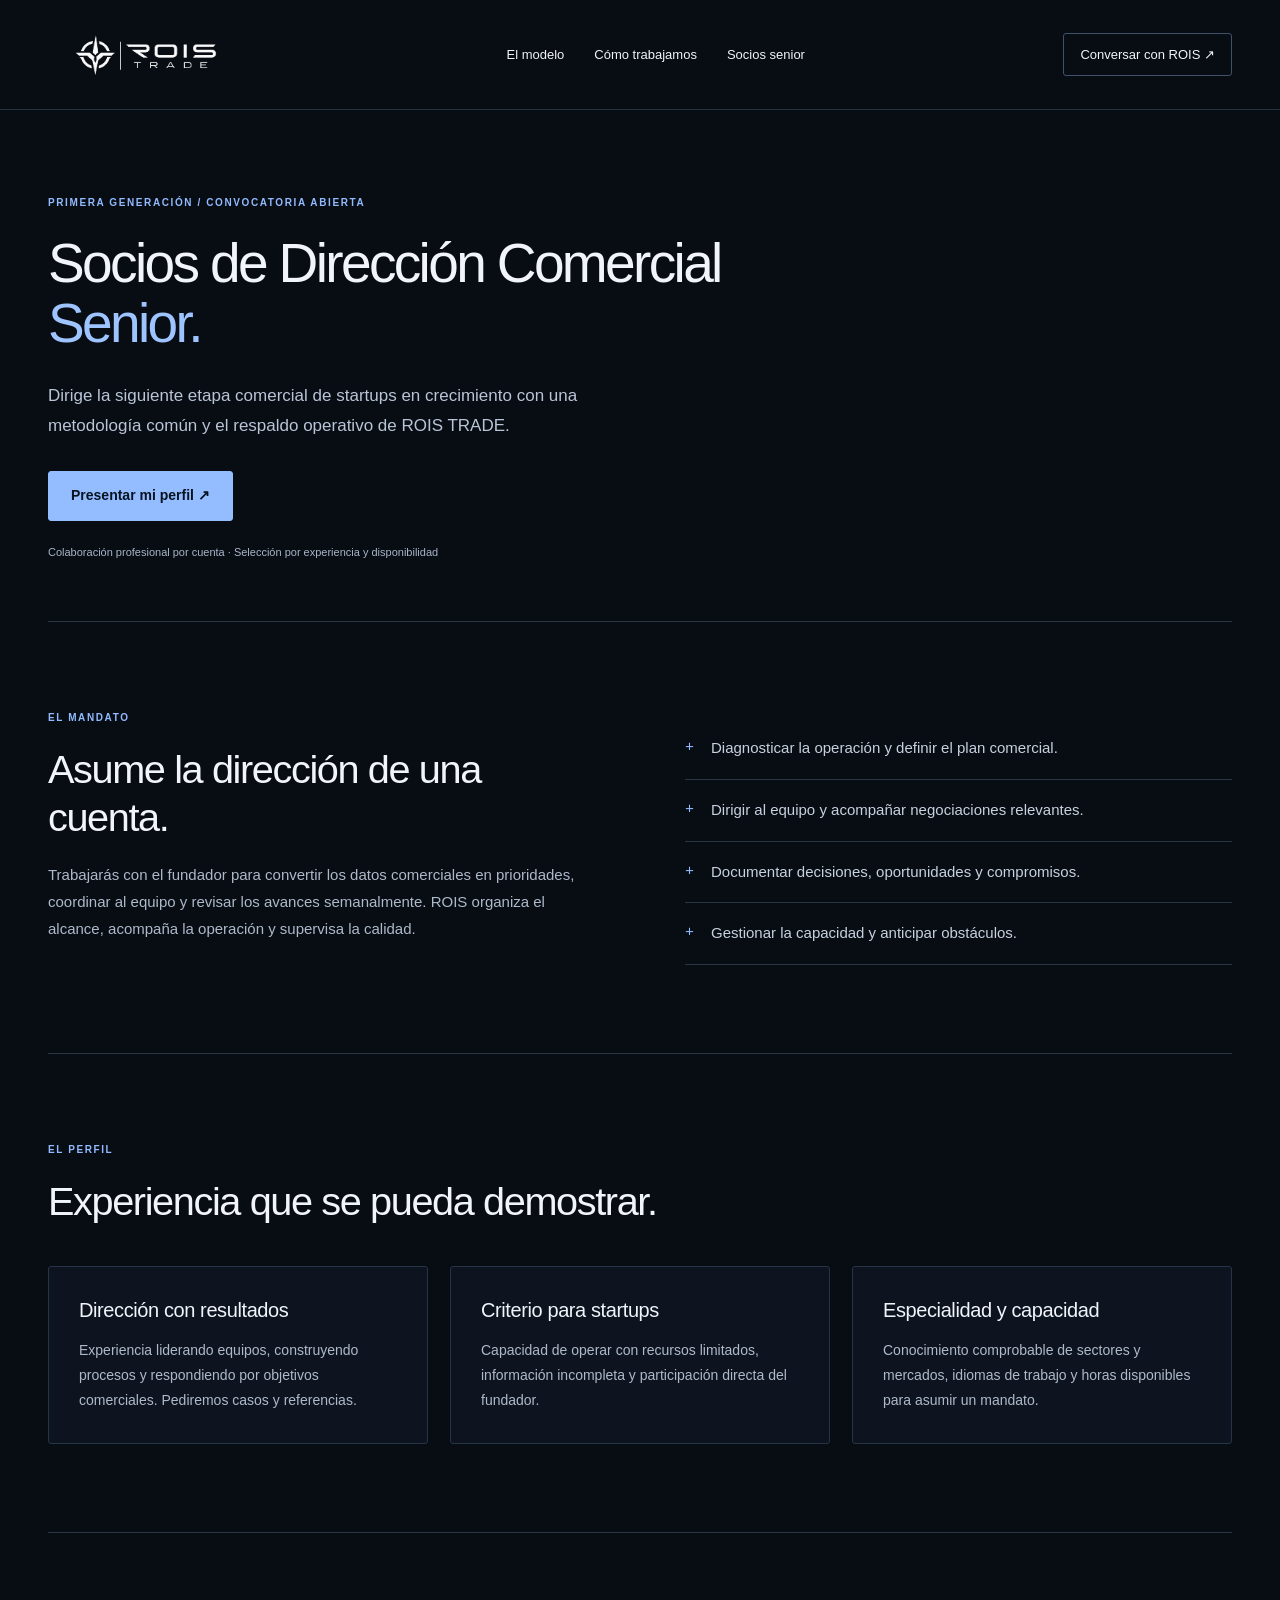
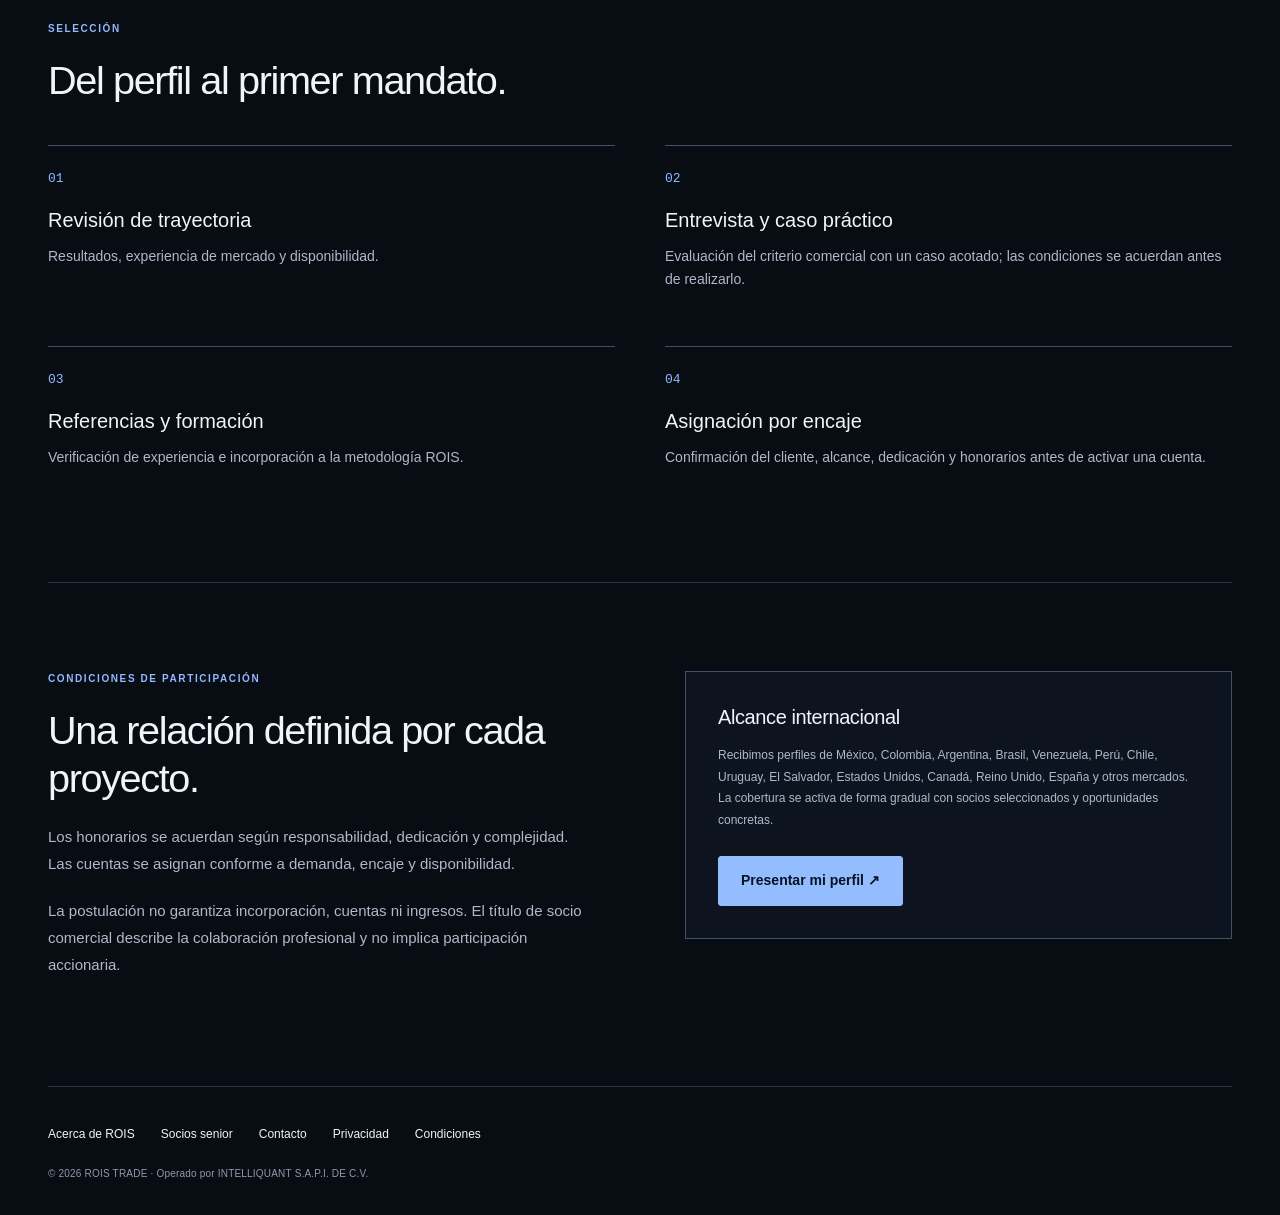
<file: socios.html>
<!doctype html>
<html lang="es">
<head>
<meta charset="UTF-8">
<meta name="viewport" content="width=device-width, initial-scale=1">
<title>Socios de Dirección Comercial Senior | ROIS TRADE</title>
<meta name="description" content="Postula a la primera generación de socios senior de ROIS TRADE. Dirección comercial para startups, selección por experiencia y honorarios por cuenta.">
<meta name="theme-color" content="#080c13">
<link rel="canonical" href="https://roistrade.com/socios.html">
<link rel="icon" href="./assets/rois-trade-institutional-20260913.png">
<link rel="stylesheet" href="./fractional.css?v=20261007-fractional-v1">
</head>
<body class="fr-public">
<a class="fr-skip" href="#contenido">Saltar al contenido</a>
<nav class="fr-nav" aria-label="Navegación principal">
      <a class="fr-logo" href="./index.html" aria-label="ROIS TRADE inicio">
<img src="./assets/rois-trade-institutional-20260913.png" width="2172" height="724" alt="ROIS TRADE">
</a>
      <div class="fr-nav-links">
<a href="./index.html#modelo">El modelo</a>
<a href="./index.html#metodo">Cómo trabajamos</a>
<a href="./socios.html">Socios senior</a>
</div>
      <a class="fr-nav-contact" href="./contacto.html?tipo=startup">Conversar con ROIS ↗</a>
    </nav>
<main id="contenido" class="fr-site">
<section class="fr-page-hero">
<p class="fr-kicker">PRIMERA GENERACIÓN / CONVOCATORIA ABIERTA</p>
<h1>Socios de Dirección Comercial <em>Senior.</em>
</h1>
<p class="fr-lead">Dirige la siguiente etapa comercial de startups en crecimiento con una metodología común y el respaldo operativo de ROIS TRADE.</p>
<a class="fr-button" href="./contacto.html?tipo=socio">Presentar mi perfil ↗</a>
<p class="fr-caption">Colaboración profesional por cuenta · Selección por experiencia y disponibilidad</p>
</section>
<section class="fr-section fr-fit">
<div>
<p class="fr-kicker">EL MANDATO</p>
<h2>Asume la dirección de una cuenta.</h2>
<p>Trabajarás con el fundador para convertir los datos comerciales en prioridades, coordinar al equipo y revisar los avances semanalmente. ROIS organiza el alcance, acompaña la operación y supervisa la calidad.</p>
</div>
<ul class="fr-checklist">
<li>Diagnosticar la operación y definir el plan comercial.</li>
<li>Dirigir al equipo y acompañar negociaciones relevantes.</li>
<li>Documentar decisiones, oportunidades y compromisos.</li>
<li>Gestionar la capacidad y anticipar obstáculos.</li>
</ul>
</section>
<section class="fr-section">
<div class="fr-section-head">
<p class="fr-kicker">EL PERFIL</p>
<h2>Experiencia que se pueda demostrar.</h2>
</div>
<div class="fr-grid-three">
<article class="fr-card">
<h3>Dirección con resultados</h3>
<p>Experiencia liderando equipos, construyendo procesos y respondiendo por objetivos comerciales. Pediremos casos y referencias.</p>
</article>
<article class="fr-card">
<h3>Criterio para startups</h3>
<p>Capacidad de operar con recursos limitados, información incompleta y participación directa del fundador.</p>
</article>
<article class="fr-card">
<h3>Especialidad y capacidad</h3>
<p>Conocimiento comprobable de sectores y mercados, idiomas de trabajo y horas disponibles para asumir un mandato.</p>
</article>
</div>
</section>
<section class="fr-section">
<div class="fr-section-head">
<p class="fr-kicker">SELECCIÓN</p>
<h2>Del perfil al primer mandato.</h2>
</div>
<ol class="fr-ordered">
<li>
<strong>Revisión de trayectoria</strong>
<span>Resultados, experiencia de mercado y disponibilidad.</span>
</li>
<li>
<strong>Entrevista y caso práctico</strong>
<span>Evaluación del criterio comercial con un caso acotado; las condiciones se acuerdan antes de realizarlo.</span>
</li>
<li>
<strong>Referencias y formación</strong>
<span>Verificación de experiencia e incorporación a la metodología ROIS.</span>
</li>
<li>
<strong>Asignación por encaje</strong>
<span>Confirmación del cliente, alcance, dedicación y honorarios antes de activar una cuenta.</span>
</li>
</ol>
</section>
<section class="fr-section fr-engagement">
<div>
<p class="fr-kicker">CONDICIONES DE PARTICIPACIÓN</p>
<h2>Una relación definida por cada proyecto.</h2>
<p>Los honorarios se acuerdan según responsabilidad, dedicación y complejidad. Las cuentas se asignan conforme a demanda, encaje y disponibilidad.</p>
<p>La postulación no garantiza incorporación, cuentas ni ingresos. El título de socio comercial describe la colaboración profesional y no implica participación accionaria.</p>
</div>
<div class="fr-outline">
<h3>Alcance internacional</h3>
<p>Recibimos perfiles de México, Colombia, Argentina, Brasil, Venezuela, Perú, Chile, Uruguay, El Salvador, Estados Unidos, Canadá, Reino Unido, España y otros mercados.</p>
<p>La cobertura se activa de forma gradual con socios seleccionados y oportunidades concretas.</p>
<a class="fr-button" href="./contacto.html?tipo=socio">Presentar mi perfil ↗</a>
</div>
</section>
</main>
<footer class="fr-footer">
<div>
<a href="./informacion.html">Acerca de ROIS</a>
<a href="./socios.html">Socios senior</a>
<a href="./contacto.html">Contacto</a>
<a href="./privacidad.html">Privacidad</a>
<a href="./condiciones.html">Condiciones</a>
</div>
<p>© 2026 ROIS TRADE · Operado por INTELLIQUANT S.A.P.I. DE C.V.</p>
</footer>
</body>
</html>
</file>
